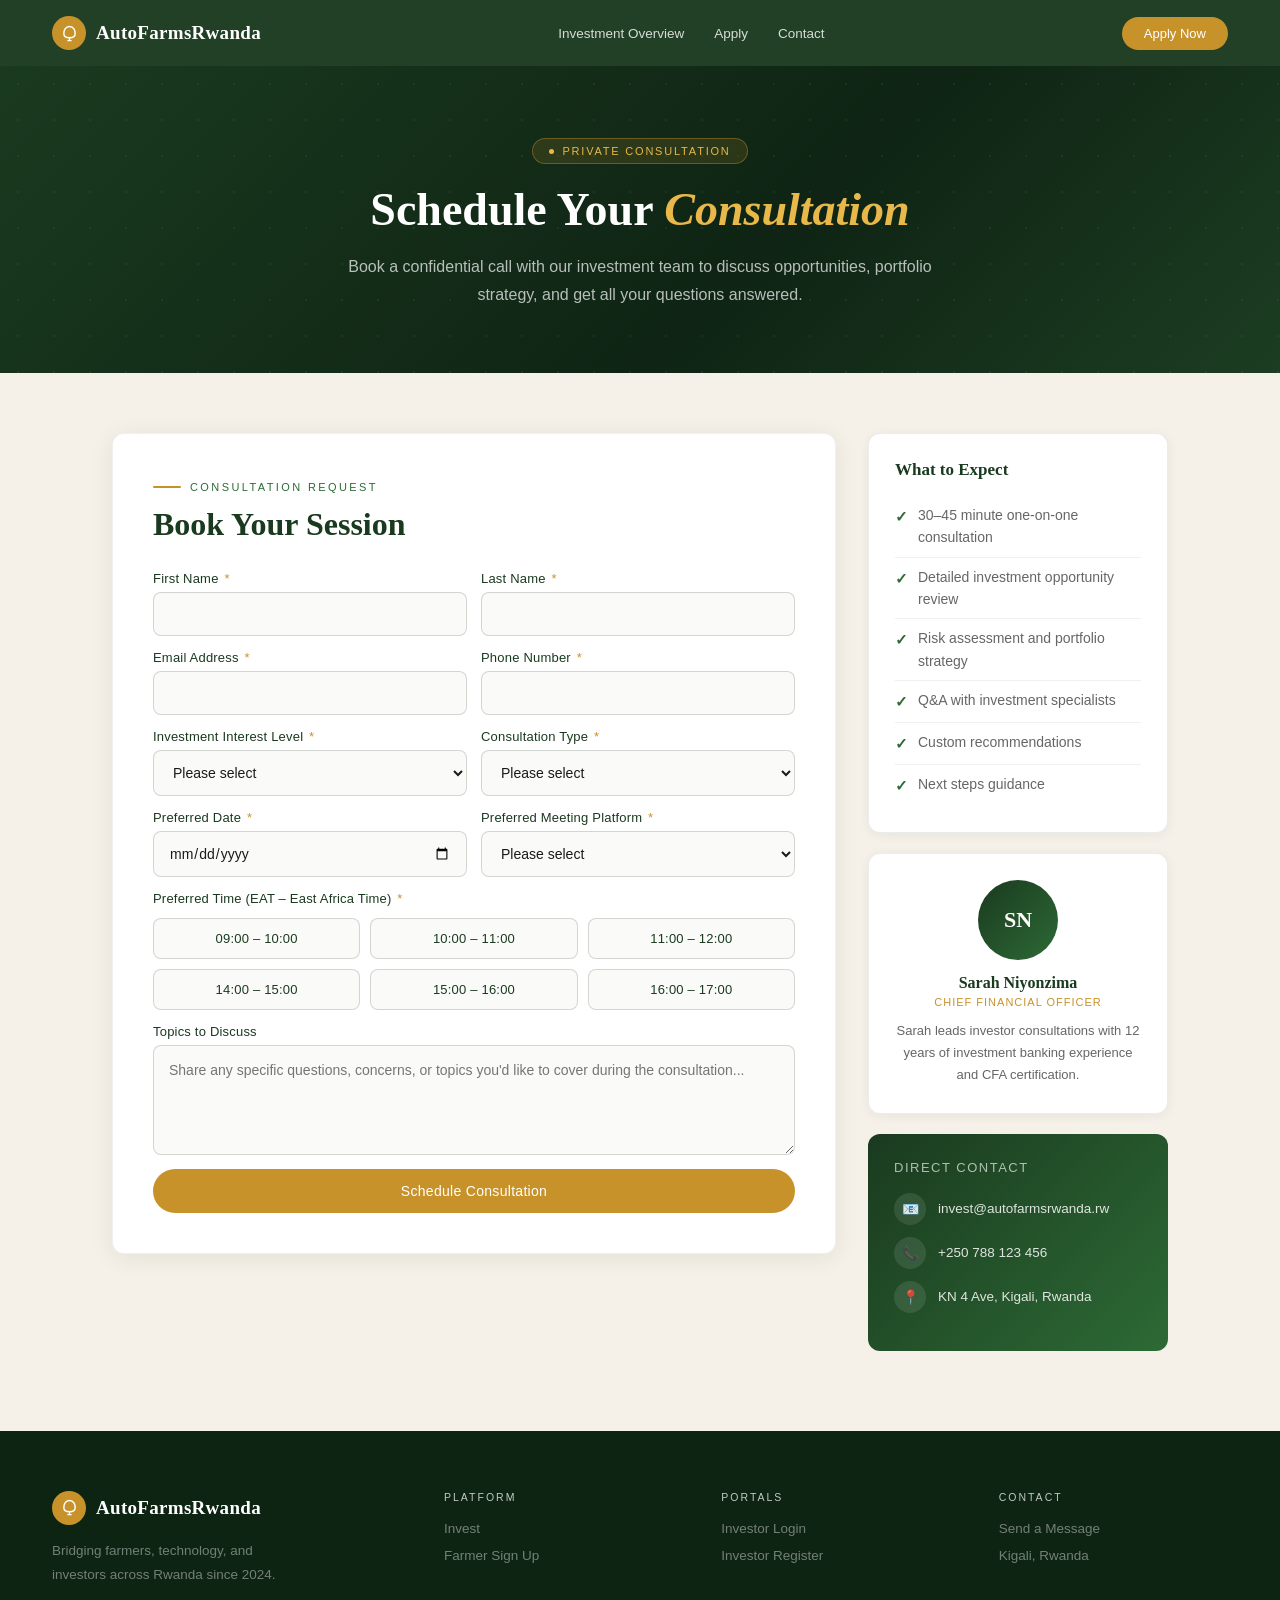
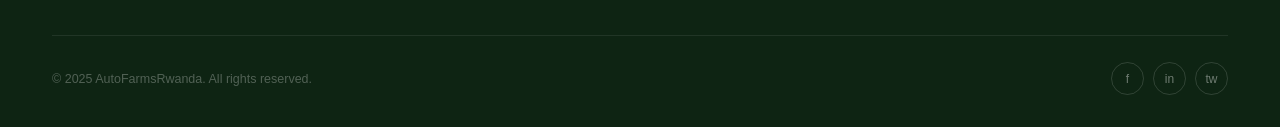
<file: consultation-schedule.html>
<!DOCTYPE html>
<html lang="en">
<head>
  <meta charset="UTF-8">
  <meta name="viewport" content="width=device-width, initial-scale=1.0">
  <title>Schedule Consultation | AutoFarmsRwanda</title>
  <link rel="stylesheet" href="afr-theme.css">
</head>
<body>
  <nav class="afr-nav">
    <a href="index.html" class="afr-nav-logo">
      <div class="afr-nav-logo-icon"><svg viewBox="0 0 24 24" fill="none" stroke="#fff" stroke-width="2"><path d="M12 2C6 2 4 8 4 12c0 4 2 6 8 6s8-2 8-6c0-4-2-10-8-10z"/><path d="M12 18v4M9 22h6"/></svg></div>
      <span class="afr-nav-logo-text">AutoFarmsRwanda</span>
    </a>
    <ul class="afr-nav-links">
      <li><a href="investor-overview.html">Investment Overview</a></li>
      <li><a href="investor-registration.html">Apply</a></li>
      <li><a href="index.html#contact">Contact</a></li>
    </ul>
    <a href="investor-registration.html" class="afr-nav-cta">Apply Now</a>
  </nav>

  <div class="page-banner">
    <div class="page-banner-tag"><div class="page-banner-dot"></div><span>Private Consultation</span></div>
    <h1>Schedule Your <em>Consultation</em></h1>
    <p>Book a confidential call with our investment team to discuss opportunities, portfolio strategy, and get all your questions answered.</p>
  </div>

  <main class="page-main" id="mainGrid">
    <div class="afr-card-white">
      <div class="afr-section-tag"><div class="afr-tag-line"></div><span>Consultation Request</span></div>
      <h2 class="afr-section-title" style="margin-bottom:28px">Book Your Session</h2>

      <form action="https://formspree.io/f/mwvaaqqj" method="POST" class="afr-form">
        <div class="afr-form-row">
          <div class="afr-form-group"><label>First Name <span class="required">*</span></label><input type="text" name="firstname" required></div>
          <div class="afr-form-group"><label>Last Name <span class="required">*</span></label><input type="text" name="lastname" required></div>
        </div>
        <div class="afr-form-row">
          <div class="afr-form-group"><label>Email Address <span class="required">*</span></label><input type="email" name="email" required></div>
          <div class="afr-form-group"><label>Phone Number <span class="required">*</span></label><input type="tel" name="phone" required></div>
        </div>
        <div class="afr-form-row">
          <div class="afr-form-group">
            <label>Investment Interest Level <span class="required">*</span></label>
            <select name="investment_interest" required>
              <option value="">Please select</option>
              <option>$25,000 – $50,000</option><option>$50,000 – $100,000</option>
              <option>$100,000 – $250,000</option><option>$250,000 – $500,000</option>
              <option>$500,000+</option>
            </select>
          </div>
          <div class="afr-form-group">
            <label>Consultation Type <span class="required">*</span></label>
            <select name="consultation_type" required>
              <option value="">Please select</option>
              <option>General Investment Overview</option>
              <option>Specific Investment Opportunity</option>
              <option>Portfolio Strategy Review</option>
              <option>Due Diligence Discussion</option>
              <option>Technical / Legal Questions</option>
            </select>
          </div>
        </div>
        <div class="afr-form-row">
          <div class="afr-form-group">
            <label>Preferred Date <span class="required">*</span></label>
            <input type="date" id="preferred-date" name="preferred_date" required>
          </div>
          <div class="afr-form-group">
            <label>Preferred Meeting Platform <span class="required">*</span></label>
            <select name="meeting_platform" required>
              <option value="">Please select</option>
              <option>Zoom Video Call</option><option>Google Meet</option>
              <option>Microsoft Teams</option><option>Phone Call</option>
              <option>In-Person (Kigali Office)</option>
            </select>
          </div>
        </div>
        <div class="afr-form-group">
          <label>Preferred Time (EAT – East Africa Time) <span class="required">*</span></label>
          <div class="afr-time-grid" id="timeGrid">
            <label class="afr-time-slot"><input type="radio" name="time_slot" value="09:00-10:00" required><span>09:00 – 10:00</span></label>
            <label class="afr-time-slot"><input type="radio" name="time_slot" value="10:00-11:00"><span>10:00 – 11:00</span></label>
            <label class="afr-time-slot"><input type="radio" name="time_slot" value="11:00-12:00"><span>11:00 – 12:00</span></label>
            <label class="afr-time-slot"><input type="radio" name="time_slot" value="14:00-15:00"><span>14:00 – 15:00</span></label>
            <label class="afr-time-slot"><input type="radio" name="time_slot" value="15:00-16:00"><span>15:00 – 16:00</span></label>
            <label class="afr-time-slot"><input type="radio" name="time_slot" value="16:00-17:00"><span>16:00 – 17:00</span></label>
          </div>
        </div>
        <div class="afr-form-group"><label>Topics to Discuss</label><textarea name="topics" placeholder="Share any specific questions, concerns, or topics you'd like to cover during the consultation..."></textarea></div>
        <button type="submit" class="afr-btn afr-btn-primary">Schedule Consultation</button>
      </form>
    </div>

    <aside>
      <div class="afr-sidebar-card">
        <h4>What to Expect</h4>
        <ul class="afr-info-list">
          <li>30–45 minute one-on-one consultation</li>
          <li>Detailed investment opportunity review</li>
          <li>Risk assessment and portfolio strategy</li>
          <li>Q&amp;A with investment specialists</li>
          <li>Custom recommendations</li>
          <li>Next steps guidance</li>
        </ul>
      </div>

      <div class="afr-sidebar-card" style="text-align:center">
        <div style="width:80px;height:80px;border-radius:50%;background:linear-gradient(135deg,var(--green-dark),var(--green-mid));display:flex;align-items:center;justify-content:center;margin:0 auto 14px;font-family:'Playfair Display',serif;font-size:22px;font-weight:700;color:#fff">SN</div>
        <h4 style="font-size:16px;margin-bottom:4px">Sarah Niyonzima</h4>
        <div style="font-size:11px;color:var(--gold);text-transform:uppercase;letter-spacing:1px;font-weight:500;margin-bottom:12px">Chief Financial Officer</div>
        <p class="afr-team-bio">Sarah leads investor consultations with 12 years of investment banking experience and CFA certification.</p>
      </div>

      <div class="afr-contact-card">
        <h4>Direct Contact</h4>
        <div class="afr-contact-item"><div class="afr-contact-icon">📧</div>invest@autofarmsrwanda.rw</div>
        <div class="afr-contact-item"><div class="afr-contact-icon">📞</div>+250 788 123 456</div>
        <div class="afr-contact-item"><div class="afr-contact-icon">📍</div>KN 4 Ave, Kigali, Rwanda</div>
      </div>
    </aside>
  </main>

  <footer class="afr-footer">
    <div class="afr-footer-grid">
      <div class="afr-footer-brand"><div class="afr-nav-logo" style="margin-bottom:12px"><div class="afr-nav-logo-icon"><svg viewBox="0 0 24 24" fill="none" stroke="#fff" stroke-width="2"><path d="M12 2C6 2 4 8 4 12c0 4 2 6 8 6s8-2 8-6c0-4-2-10-8-10z"/><path d="M12 18v4M9 22h6"/></svg></div><span class="afr-nav-logo-text">AutoFarmsRwanda</span></div><p>Bridging farmers, technology, and investors across Rwanda since 2024.</p></div>
      <div class="afr-footer-col"><h4>Platform</h4><ul><li><a href="investor-overview.html">Invest</a></li><li><a href="farmer-registration.html">Farmer Sign Up</a></li></ul></div>
      <div class="afr-footer-col"><h4>Portals</h4><ul><li><a href="investor-login.html">Investor Login</a></li><li><a href="investor-registration.html">Investor Register</a></li></ul></div>
      <div class="afr-footer-col"><h4>Contact</h4><ul><li><a href="index.html#contact">Send a Message</a></li><li><a href="#">Kigali, Rwanda</a></li></ul></div>
    </div>
    <div class="afr-footer-bottom"><p>&copy; 2025 AutoFarmsRwanda. All rights reserved.</p><div class="afr-social-links"><a href="#" class="afr-social-link">f</a><a href="#" class="afr-social-link">in</a><a href="#" class="afr-social-link">tw</a></div></div>
  </footer>

  <script>
    // Time slot visual selection
    document.querySelectorAll('.afr-time-slot').forEach(slot => {
      slot.addEventListener('click', function() {
        document.querySelectorAll('.afr-time-slot').forEach(s => s.classList.remove('selected'));
        this.classList.add('selected');
      });
    });
    // Min date = today
    const d = document.getElementById('preferred-date');
    if(d) d.setAttribute('min', new Date().toISOString().split('T')[0]);
    // Responsive layout
    function applyLayout(){const m=document.getElementById('mainGrid');if(m){m.style.display='grid';m.style.gap='32px';m.style.alignItems='start';m.style.gridTemplateColumns=window.innerWidth>=900?'1fr 300px':'1fr';}}
    applyLayout();window.addEventListener('resize',applyLayout);
  </script>
</body>
</html>
</file>
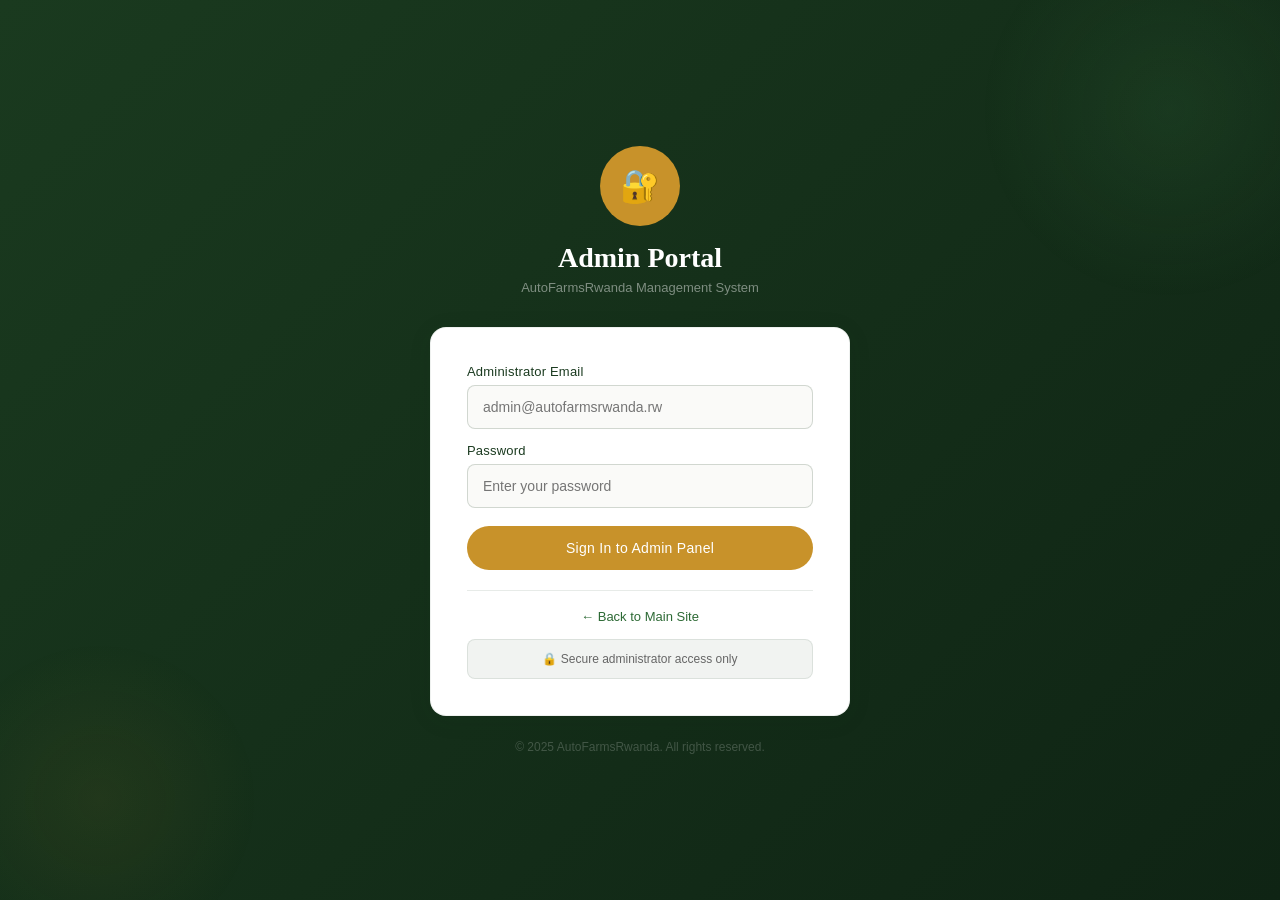
<file: dashboard-auth.html>
<!DOCTYPE html>
<html lang="en">
<head>
  <meta charset="UTF-8">
  <meta name="viewport" content="width=device-width, initial-scale=1.0">
  <title>Admin Portal | AutoFarmsRwanda</title>
  <link rel="stylesheet" href="afr-theme.css">
</head>
<body style="background:linear-gradient(135deg,var(--green-dark) 0%,#0f2414 100%);min-height:100vh;display:flex;flex-direction:column;align-items:center;justify-content:center;padding:40px 24px">

  <!-- bg glow -->
  <div style="position:fixed;top:-80px;right:-80px;width:380px;height:380px;border-radius:50%;background:radial-gradient(circle,rgba(74,148,85,0.12),transparent 70%);pointer-events:none"></div>
  <div style="position:fixed;bottom:-60px;left:-60px;width:320px;height:320px;border-radius:50%;background:radial-gradient(circle,rgba(200,146,42,0.07),transparent 70%);pointer-events:none"></div>

  <div style="width:100%;max-width:420px;position:relative">
    <!-- Logo mark -->
    <div style="text-align:center;margin-bottom:32px">
      <div style="width:80px;height:80px;border-radius:50%;background:var(--gold);display:flex;align-items:center;justify-content:center;margin:0 auto 16px;font-size:32px">🔐</div>
      <h1 style="font-family:'Playfair Display',serif;font-size:28px;font-weight:700;color:#fff;margin-bottom:6px">Admin Portal</h1>
      <p style="font-size:13px;color:rgba(255,255,255,0.45);font-weight:300">AutoFarmsRwanda Management System</p>
    </div>

    <div class="afr-card-white" style="border-radius:16px;padding:36px">
      <div id="alertBox" class="afr-alert"></div>

      <form id="adminLoginForm" action="https://formspree.io/f/mwvaaqqj" method="POST" class="afr-form">
        <div class="afr-form-group">
          <label for="email">Administrator Email</label>
          <input type="email" id="email" name="email" required autocomplete="email" placeholder="admin@autofarmsrwanda.rw">
        </div>
        <div class="afr-form-group">
          <label for="password">Password</label>
          <input type="password" id="password" name="password" required autocomplete="current-password" placeholder="Enter your password">
        </div>
        <button type="submit" class="afr-btn afr-btn-primary" id="loginBtn" style="margin-top:4px">Sign In to Admin Panel</button>
      </form>

      <div style="border-top:1px solid rgba(26,58,31,0.1);margin-top:20px;padding-top:16px;text-align:center">
        <a href="index.html" style="font-size:13px;color:var(--green-mid);text-decoration:none;font-weight:500">← Back to Main Site</a>
      </div>

      <div class="afr-security">🔒 Secure administrator access only</div>
    </div>
  </div>

  <p style="margin-top:24px;font-size:12px;color:rgba(255,255,255,0.2)">&copy; 2025 AutoFarmsRwanda. All rights reserved.</p>

  <script>
    const form = document.getElementById('adminLoginForm');
    const alertBox = document.getElementById('alertBox');
    const loginBtn = document.getElementById('loginBtn');

    function showAlert(msg, type) {
      alertBox.textContent = msg;
      alertBox.className = `afr-alert afr-alert-${type} show`;
      setTimeout(() => alertBox.classList.remove('show'), 5000);
    }

    form.addEventListener('submit', async (e) => {
      e.preventDefault();
      loginBtn.disabled = true;
      loginBtn.textContent = 'Signing in...';
      const email = document.getElementById('email').value;
      const password = document.getElementById('password').value;
      try {
        const response = await fetch('/api/admin/login', {
          method: 'POST',
          headers: { 'Content-Type': 'application/json' },
          body: JSON.stringify({ email, password })
        });
        const data = await response.json();
        if (response.ok) {
          localStorage.setItem('adminToken', data.token);
          localStorage.setItem('adminUser', JSON.stringify(data.user));
          showAlert('Login successful! Redirecting...', 'success');
          setTimeout(() => { window.location.href = 'admin-dashboard.html'; }, 1000);
        } else {
          showAlert(data.error || 'Invalid credentials. Please try again.', 'error');
          loginBtn.disabled = false;
          loginBtn.textContent = 'Sign In to Admin Panel';
        }
      } catch (err) {
        showAlert('Connection error. Please try again.', 'error');
        loginBtn.disabled = false;
        loginBtn.textContent = 'Sign In to Admin Panel';
      }
    });

    window.addEventListener('load', () => {
      if (localStorage.getItem('adminToken')) window.location.href = 'admin-dashboard.html';
    });
  </script>
</body>
</html>
</file>
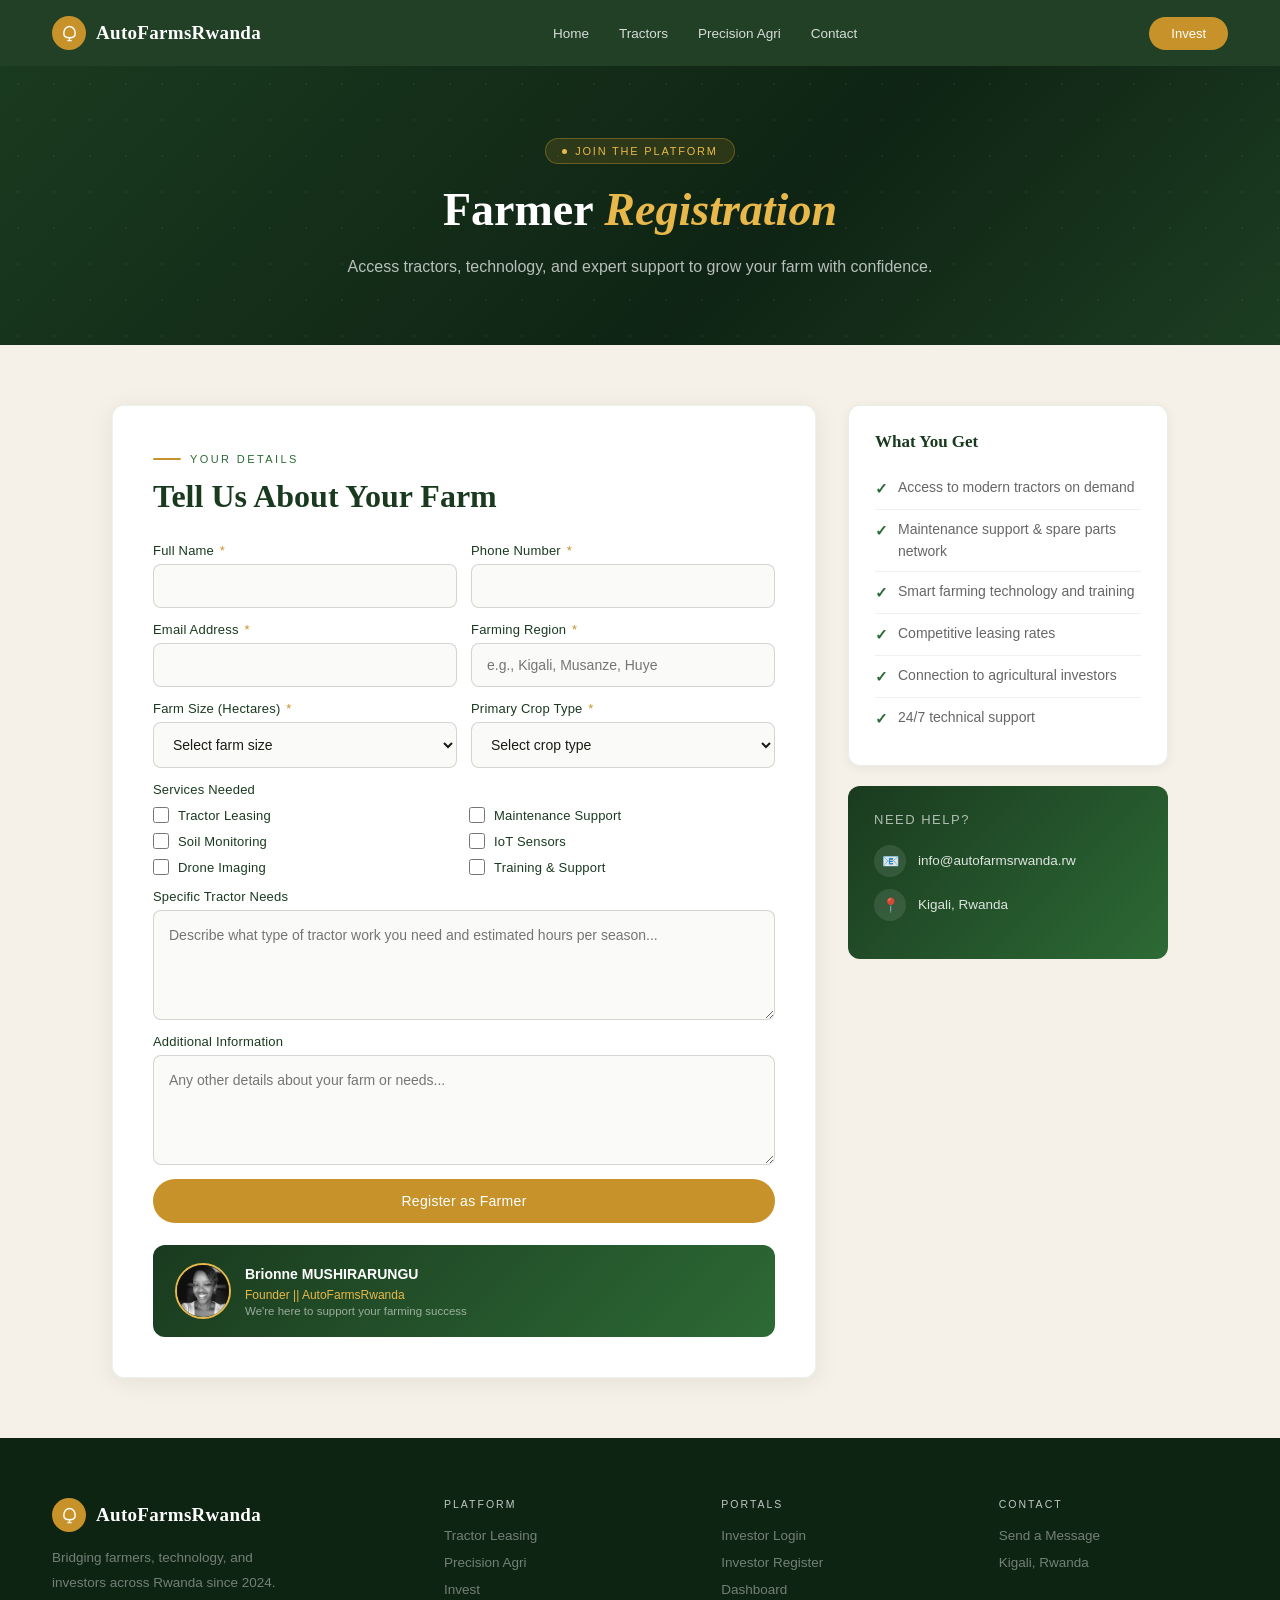
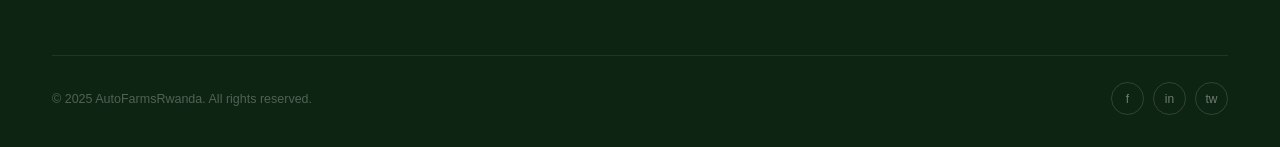
<file: farmer-registration.html>
<!DOCTYPE html>
<html lang="en">
<head>
  <meta charset="UTF-8">
  <meta name="viewport" content="width=device-width, initial-scale=1.0">
  <title>Farmer Registration | AutoFarmsRwanda</title>
  <link rel="stylesheet" href="afr-theme.css">
</head>
<body>
  <nav class="afr-nav">
    <a href="index.html" class="afr-nav-logo">
      <div class="afr-nav-logo-icon"><svg viewBox="0 0 24 24" fill="none" stroke="#fff" stroke-width="2"><path d="M12 2C6 2 4 8 4 12c0 4 2 6 8 6s8-2 8-6c0-4-2-10-8-10z"/><path d="M12 18v4M9 22h6"/></svg></div>
      <span class="afr-nav-logo-text">AutoFarmsRwanda</span>
    </a>
    <ul class="afr-nav-links">
      <li><a href="index.html#home">Home</a></li>
      <li><a href="index.html#tractors">Tractors</a></li>
      <li><a href="index.html#precision">Precision Agri</a></li>
      <li><a href="index.html#contact">Contact</a></li>
    </ul>
    <a href="investor-overview.html" class="afr-nav-cta">Invest</a>
  </nav>

  <div class="page-banner">
    <div class="page-banner-tag"><div class="page-banner-dot"></div><span>Join the Platform</span></div>
    <h1>Farmer <em>Registration</em></h1>
    <p>Access tractors, technology, and expert support to grow your farm with confidence.</p>
  </div>

  <main class="page-main" id="mainGrid">
    <div class="afr-card-white">
      <div class="afr-section-tag"><div class="afr-tag-line"></div><span>Your Details</span></div>
      <h2 class="afr-section-title" style="margin-bottom:28px">Tell Us About Your Farm</h2>
      <form action="https://formspree.io/f/mwvaaqqj" method="POST" class="afr-form">
        <div class="afr-form-row">
          <div class="afr-form-group"><label>Full Name <span class="required">*</span></label><input type="text" name="name" required></div>
          <div class="afr-form-group"><label>Phone Number <span class="required">*</span></label><input type="tel" name="phone" required></div>
        </div>
        <div class="afr-form-row">
          <div class="afr-form-group"><label>Email Address <span class="required">*</span></label><input type="email" name="email" required></div>
          <div class="afr-form-group"><label>Farming Region <span class="required">*</span></label><input type="text" name="region" placeholder="e.g., Kigali, Musanze, Huye" required></div>
        </div>
        <div class="afr-form-row">
          <div class="afr-form-group">
            <label>Farm Size (Hectares) <span class="required">*</span></label>
            <select name="farm_size" required>
              <option value="">Select farm size</option>
              <option>0 – 5 hectares</option><option>5 – 10 hectares</option>
              <option>10 – 20 hectares</option><option>20 – 50 hectares</option><option>50+ hectares</option>
            </select>
          </div>
          <div class="afr-form-group">
            <label>Primary Crop Type <span class="required">*</span></label>
            <select name="crop_type" required>
              <option value="">Select crop type</option>
              <option>Maize</option><option>Rice</option><option>Beans</option>
              <option>Cassava</option><option>Coffee</option><option>Tea</option>
              <option>Mixed Crops</option><option>Other</option>
            </select>
          </div>
        </div>
        <div class="afr-form-group">
          <label>Services Needed</label>
          <div class="afr-checkbox-grid">
            <label class="afr-checkbox"><input type="checkbox" name="services[]" value="Tractor Leasing"> Tractor Leasing</label>
            <label class="afr-checkbox"><input type="checkbox" name="services[]" value="Maintenance Support"> Maintenance Support</label>
            <label class="afr-checkbox"><input type="checkbox" name="services[]" value="Soil Monitoring"> Soil Monitoring</label>
            <label class="afr-checkbox"><input type="checkbox" name="services[]" value="IoT Sensors"> IoT Sensors</label>
            <label class="afr-checkbox"><input type="checkbox" name="services[]" value="Drone Imaging"> Drone Imaging</label>
            <label class="afr-checkbox"><input type="checkbox" name="services[]" value="Training & Support"> Training &amp; Support</label>
          </div>
        </div>
        <div class="afr-form-group"><label>Specific Tractor Needs</label><textarea name="tractor_needs" placeholder="Describe what type of tractor work you need and estimated hours per season..."></textarea></div>
        <div class="afr-form-group"><label>Additional Information</label><textarea name="additional_info" placeholder="Any other details about your farm or needs..."></textarea></div>
        <button type="submit" class="afr-btn afr-btn-primary">Register as Farmer</button>
        <div class="afr-profile-box" style="margin-top:8px">
          <img src="brii.png" alt="Brionne" onerror="this.style.display='none';document.getElementById('pi').style.display='flex'">
          <div class="profile-initials" id="pi" style="display:none">BM</div>
          <div class="profile-info"><strong>Brionne MUSHIRARUNGU</strong><span>Founder || AutoFarmsRwanda</span><small>We're here to support your farming success</small></div>
        </div>
      </form>
    </div>

    <aside>
      <div class="afr-sidebar-card">
        <h4>What You Get</h4>
        <ul class="afr-info-list">
          <li>Access to modern tractors on demand</li>
          <li>Maintenance support &amp; spare parts network</li>
          <li>Smart farming technology and training</li>
          <li>Competitive leasing rates</li>
          <li>Connection to agricultural investors</li>
          <li>24/7 technical support</li>
        </ul>
      </div>
      <div class="afr-contact-card">
        <h4>Need Help?</h4>
        <div class="afr-contact-item"><div class="afr-contact-icon">📧</div>info@autofarmsrwanda.rw</div>
        <div class="afr-contact-item"><div class="afr-contact-icon">📍</div>Kigali, Rwanda</div>
      </div>
    </aside>
  </main>

  <footer class="afr-footer">
    <div class="afr-footer-grid">
      <div class="afr-footer-brand"><div class="afr-nav-logo" style="margin-bottom:12px"><div class="afr-nav-logo-icon"><svg viewBox="0 0 24 24" fill="none" stroke="#fff" stroke-width="2"><path d="M12 2C6 2 4 8 4 12c0 4 2 6 8 6s8-2 8-6c0-4-2-10-8-10z"/><path d="M12 18v4M9 22h6"/></svg></div><span class="afr-nav-logo-text">AutoFarmsRwanda</span></div><p>Bridging farmers, technology, and investors across Rwanda since 2024.</p></div>
      <div class="afr-footer-col"><h4>Platform</h4><ul><li><a href="index.html#tractors">Tractor Leasing</a></li><li><a href="index.html#precision">Precision Agri</a></li><li><a href="investor-overview.html">Invest</a></li></ul></div>
      <div class="afr-footer-col"><h4>Portals</h4><ul><li><a href="investor-login.html">Investor Login</a></li><li><a href="investor-registration.html">Investor Register</a></li><li><a href="dashboard-auth.html">Dashboard</a></li></ul></div>
      <div class="afr-footer-col"><h4>Contact</h4><ul><li><a href="index.html#contact">Send a Message</a></li><li><a href="#">Kigali, Rwanda</a></li></ul></div>
    </div>
    <div class="afr-footer-bottom"><p>&copy; 2025 AutoFarmsRwanda. All rights reserved.</p><div class="afr-social-links"><a href="#" class="afr-social-link">f</a><a href="#" class="afr-social-link">in</a><a href="#" class="afr-social-link">tw</a></div></div>
  </footer>
  <script>
    function applyLayout(){const m=document.getElementById('mainGrid');if(m){m.style.display='grid';m.style.gap='32px';m.style.alignItems='start';if(window.innerWidth>=900){m.style.gridTemplateColumns='1fr 320px';}else{m.style.gridTemplateColumns='1fr';}}}
    applyLayout(); window.addEventListener('resize',applyLayout);
  </script>
</body>
</html>
</file>
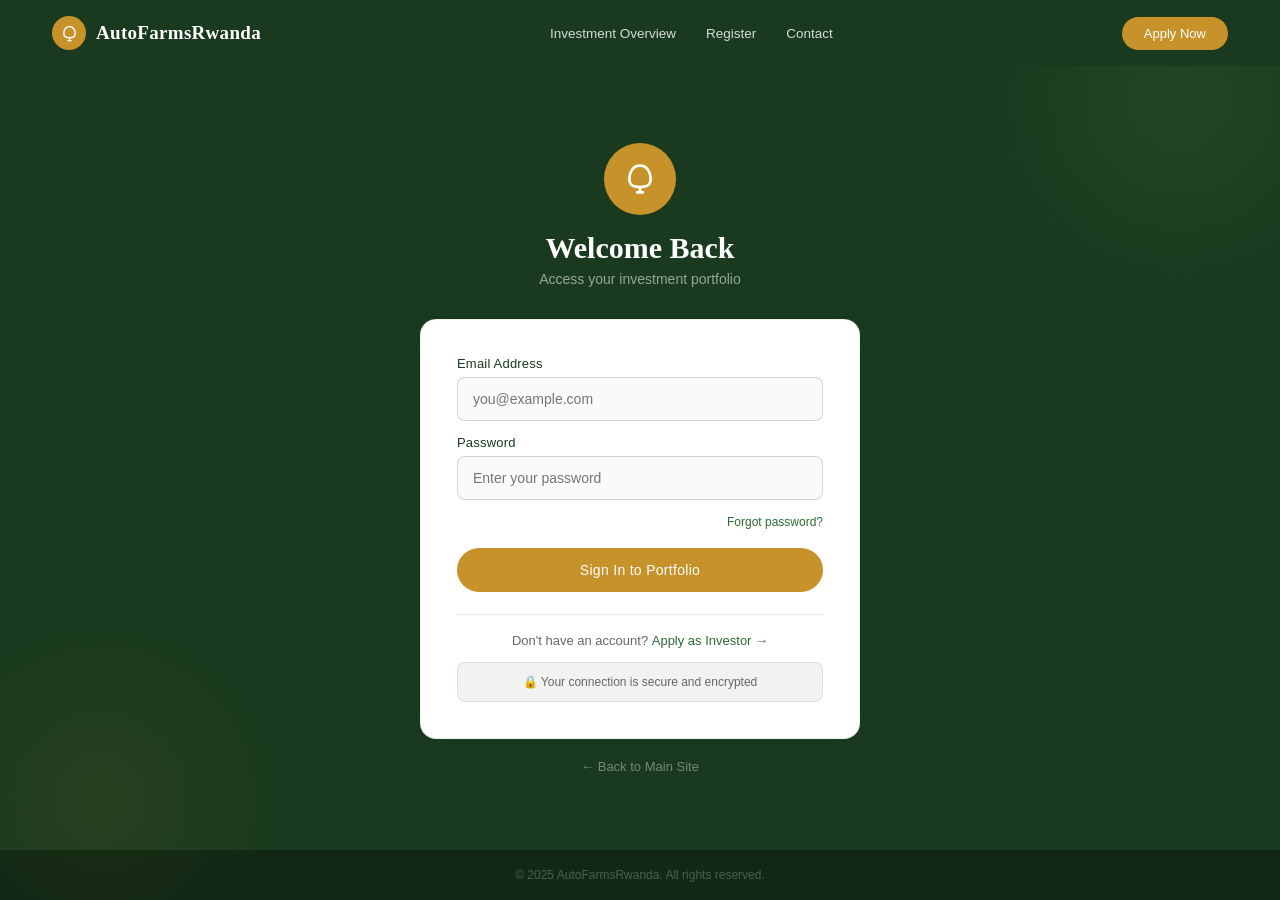
<file: investor-login.html>
<!DOCTYPE html>
<html lang="en">
<head>
  <meta charset="UTF-8">
  <meta name="viewport" content="width=device-width, initial-scale=1.0">
  <title>Investor Login | AutoFarmsRwanda</title>
  <link rel="stylesheet" href="afr-theme.css">
</head>
<body style="background:var(--green-dark);display:flex;flex-direction:column;min-height:100vh">

  <nav class="afr-nav">
    <a href="index.html" class="afr-nav-logo">
      <div class="afr-nav-logo-icon"><svg viewBox="0 0 24 24" fill="none" stroke="#fff" stroke-width="2"><path d="M12 2C6 2 4 8 4 12c0 4 2 6 8 6s8-2 8-6c0-4-2-10-8-10z"/><path d="M12 18v4M9 22h6"/></svg></div>
      <span class="afr-nav-logo-text">AutoFarmsRwanda</span>
    </a>
    <ul class="afr-nav-links">
      <li><a href="investor-overview.html">Investment Overview</a></li>
      <li><a href="investor-registration.html">Register</a></li>
      <li><a href="index.html#contact">Contact</a></li>
    </ul>
    <a href="investor-registration.html" class="afr-nav-cta">Apply Now</a>
  </nav>

  <!-- decorative blobs -->
  <div style="position:fixed;top:-100px;right:-100px;width:400px;height:400px;border-radius:50%;background:radial-gradient(circle,rgba(74,148,85,0.15),transparent 70%);pointer-events:none;z-index:0"></div>
  <div style="position:fixed;bottom:-80px;left:-80px;width:360px;height:360px;border-radius:50%;background:radial-gradient(circle,rgba(200,146,42,0.08),transparent 70%);pointer-events:none;z-index:0"></div>

  <main style="flex:1;display:flex;align-items:center;justify-content:center;padding:60px 24px;position:relative;z-index:1">
    <div style="width:100%;max-width:440px">

      <!-- logo mark -->
      <div style="text-align:center;margin-bottom:32px">
        <div style="width:72px;height:72px;border-radius:50%;background:var(--gold);display:flex;align-items:center;justify-content:center;margin:0 auto 16px">
          <svg viewBox="0 0 24 24" fill="none" stroke="#fff" stroke-width="2" width="32" height="32"><path d="M12 2C6 2 4 8 4 12c0 4 2 6 8 6s8-2 8-6c0-4-2-10-8-10z"/><path d="M12 18v4M9 22h6"/></svg>
        </div>
        <h1 style="font-family:'Playfair Display',serif;font-size:30px;font-weight:700;color:#fff;margin-bottom:6px">Welcome Back</h1>
        <p style="font-size:14px;color:rgba(255,255,255,0.55);font-weight:300">Access your investment portfolio</p>
      </div>

      <div class="afr-card-white" style="border-radius:16px;padding:36px">
        <div id="alertBox" class="afr-alert"></div>

        <form id="loginForm" action="https://formspree.io/f/mwvaaqqj" method="POST" class="afr-form">
          <div class="afr-form-group">
            <label for="email">Email Address</label>
            <input type="email" id="email" name="email" required autocomplete="email" placeholder="you@example.com">
          </div>
          <div class="afr-form-group">
            <label for="password">Password</label>
            <input type="password" id="password" name="password" required autocomplete="current-password" placeholder="Enter your password">
            <div style="text-align:right;margin-top:6px"><a href="#" style="font-size:12px;color:var(--green-mid);text-decoration:none;font-weight:500">Forgot password?</a></div>
          </div>
          <button type="submit" class="afr-btn afr-btn-primary" style="margin-top:4px">Sign In to Portfolio</button>
        </form>

        <div style="border-top:1px solid rgba(26,58,31,0.1);margin-top:22px;padding-top:18px;text-align:center">
          <p style="font-size:13px;color:var(--text-muted)">Don't have an account? <a href="investor-registration.html" style="color:var(--green-mid);font-weight:500;text-decoration:none">Apply as Investor →</a></p>
        </div>

        <div class="afr-security">🔒 Your connection is secure and encrypted</div>
      </div>

      <p style="text-align:center;margin-top:20px;font-size:13px;color:rgba(255,255,255,0.35)"><a href="index.html" style="color:rgba(255,255,255,0.4);text-decoration:none">← Back to Main Site</a></p>
    </div>
  </main>

  <footer style="background:rgba(0,0,0,0.3);text-align:center;padding:18px;font-size:12px;color:rgba(255,255,255,0.25);position:relative;z-index:1">
    &copy; 2025 AutoFarmsRwanda. All rights reserved.
  </footer>

  <script>
    document.getElementById('loginForm').addEventListener('submit', async (e) => {
      e.preventDefault();
      const alertBox = document.getElementById('alertBox');
      const email = document.getElementById('email').value;
      const password = document.getElementById('password').value;
      try {
        const response = await fetch('/api/investor/login', {
          method: 'POST',
          headers: { 'Content-Type': 'application/json' },
          body: JSON.stringify({ email, password })
        });
        const data = await response.json();
        if (response.ok) {
          localStorage.setItem('token', data.token);
          localStorage.setItem('user', JSON.stringify(data.user));
          window.location.href = 'investor-dashboard.html';
        } else {
          alertBox.textContent = data.error || 'Invalid email or password';
          alertBox.className = 'afr-alert afr-alert-error show';
        }
      } catch (error) {
        alertBox.textContent = 'Connection error. Please try again.';
        alertBox.className = 'afr-alert afr-alert-error show';
      }
    });
  </script>
</body>
</html>
</file>
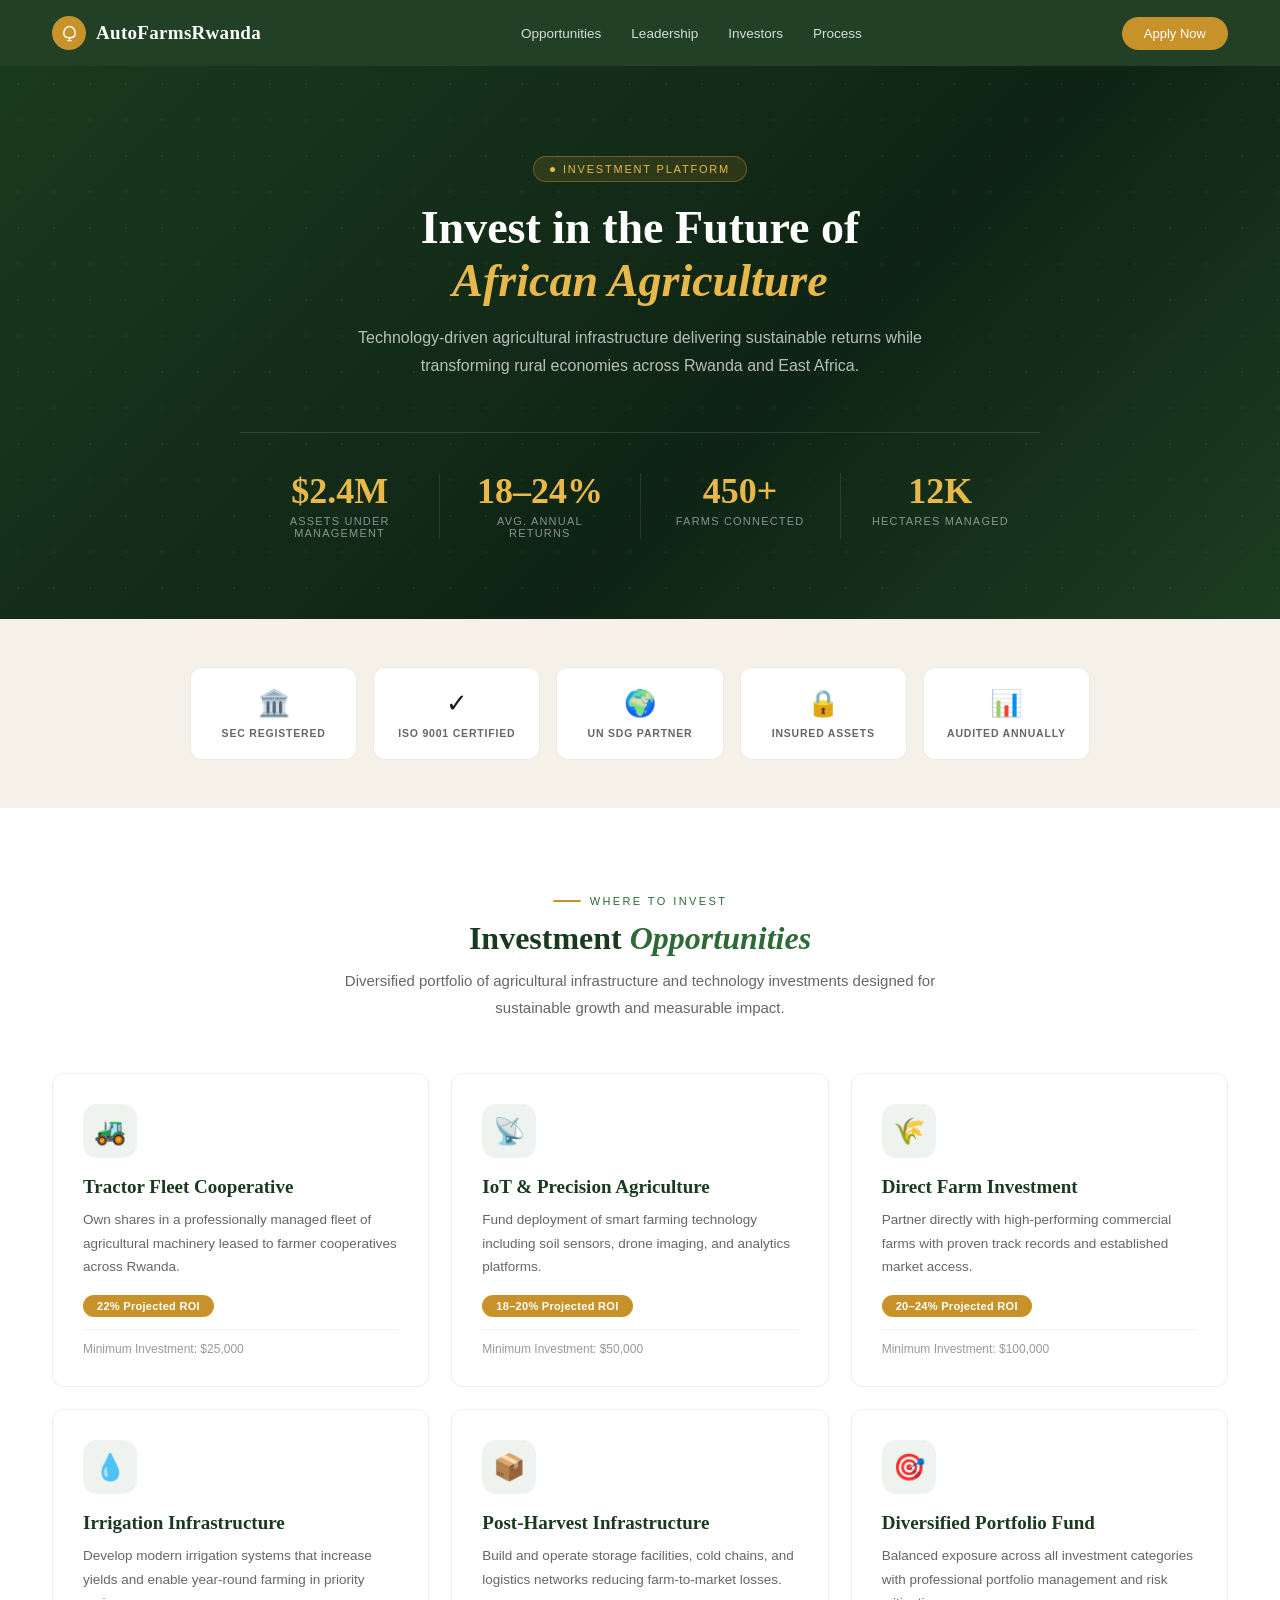
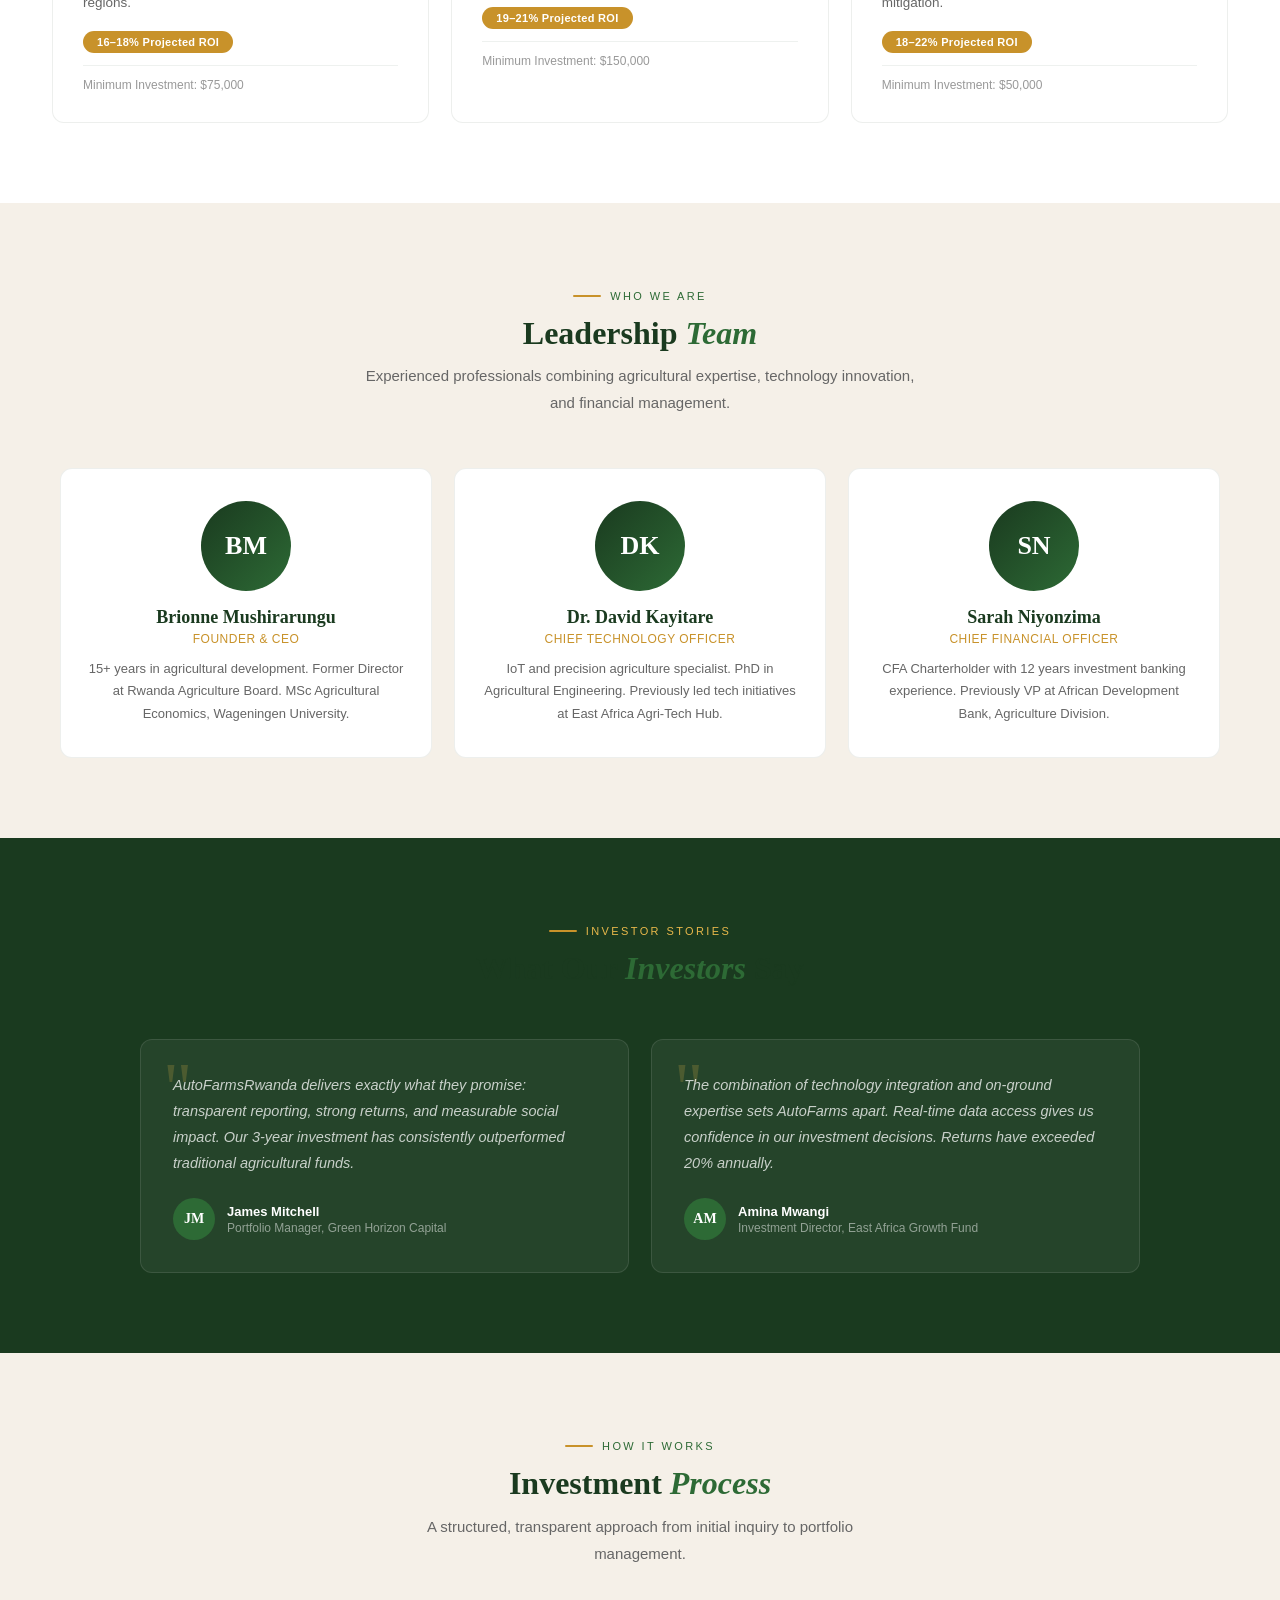
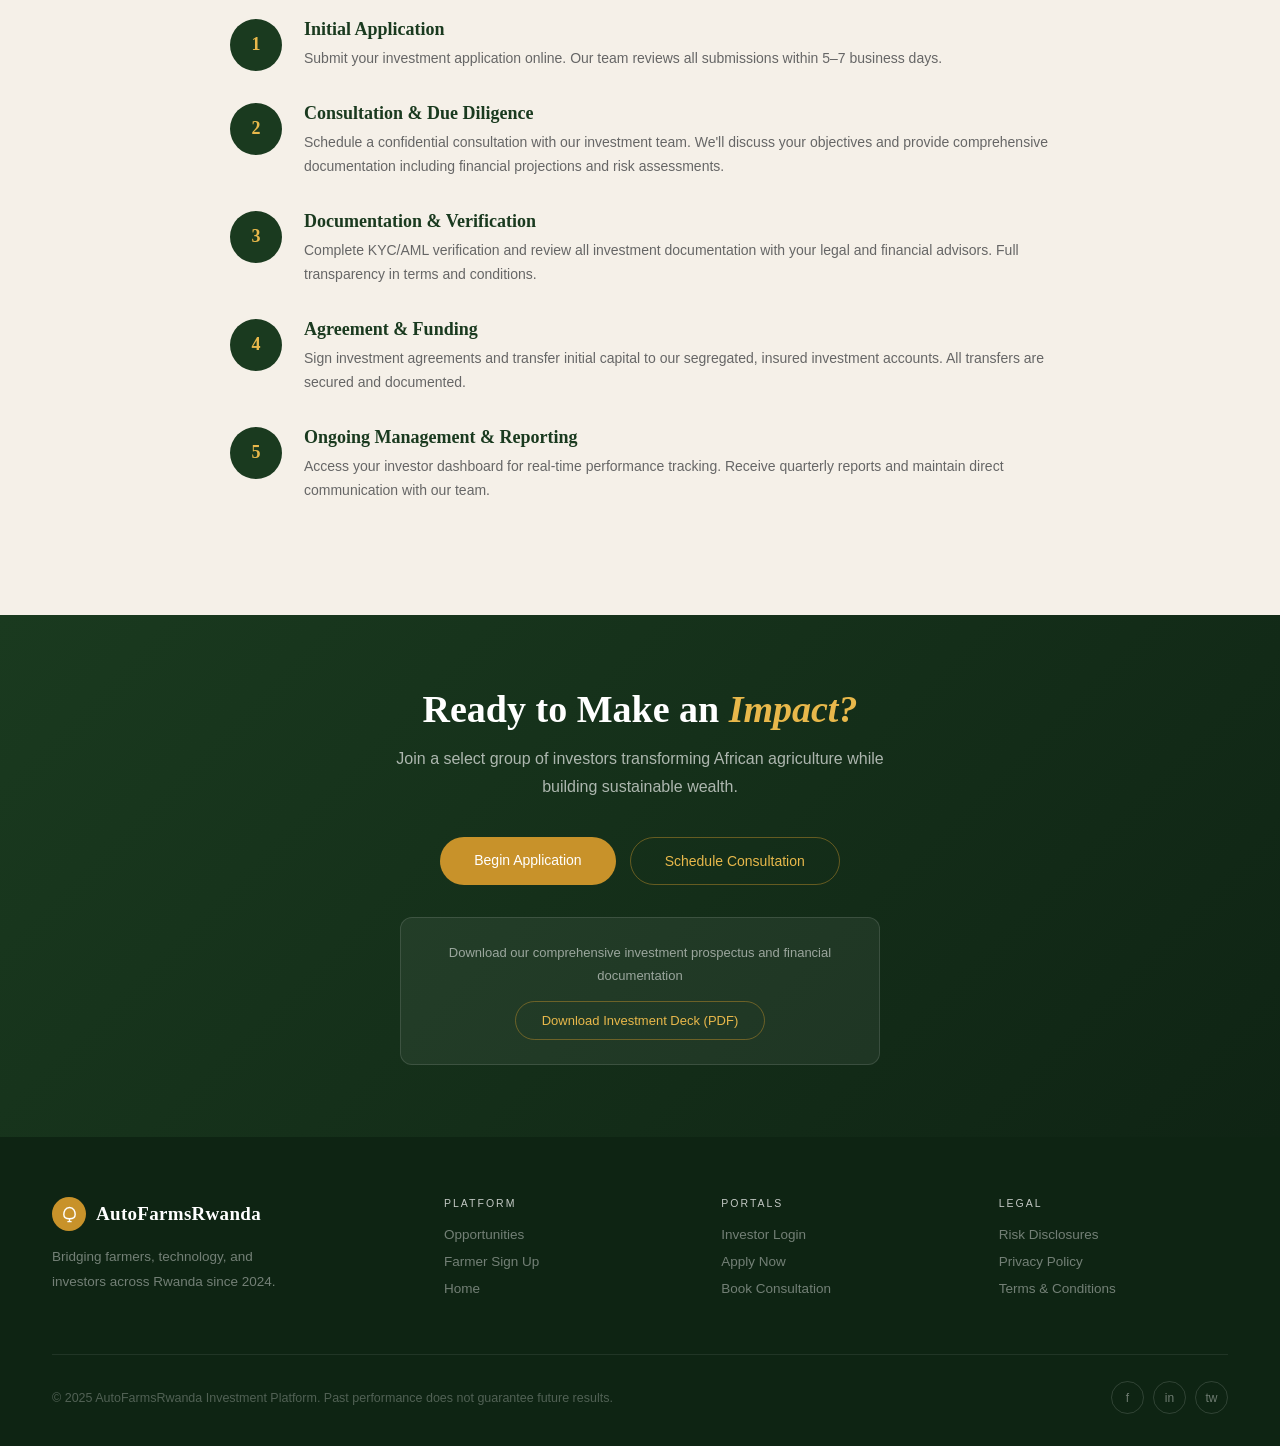
<file: investor-overview.html>
<!DOCTYPE html>
<html lang="en">
<head>
  <meta charset="UTF-8">
  <meta name="viewport" content="width=device-width, initial-scale=1.0">
  <title>Investment Opportunities | AutoFarmsRwanda</title>
  <link rel="stylesheet" href="afr-theme.css">
</head>
<body style="background:#fff">

  <nav class="afr-nav">
    <a href="index.html" class="afr-nav-logo">
      <div class="afr-nav-logo-icon"><svg viewBox="0 0 24 24" fill="none" stroke="#fff" stroke-width="2"><path d="M12 2C6 2 4 8 4 12c0 4 2 6 8 6s8-2 8-6c0-4-2-10-8-10z"/><path d="M12 18v4M9 22h6"/></svg></div>
      <span class="afr-nav-logo-text">AutoFarmsRwanda</span>
    </a>
    <ul class="afr-nav-links">
      <li><a href="#opportunities">Opportunities</a></li>
      <li><a href="#team">Leadership</a></li>
      <li><a href="#testimonials">Investors</a></li>
      <li><a href="#process">Process</a></li>
    </ul>
    <a href="investor-registration.html" class="afr-nav-cta">Apply Now</a>
  </nav>

  <!-- HERO BANNER -->
  <div class="page-banner" style="padding:90px 52px 80px">
    <div class="page-banner-tag"><div class="page-banner-dot"></div><span>Investment Platform</span></div>
    <h1>Invest in the Future of<br><em>African Agriculture</em></h1>
    <p>Technology-driven agricultural infrastructure delivering sustainable returns while transforming rural economies across Rwanda and East Africa.</p>

    <!-- Stats row -->
    <div style="display:flex;justify-content:center;gap:0;flex-wrap:wrap;margin-top:52px;border-top:1px solid rgba(255,255,255,0.12);padding-top:40px;max-width:800px;margin-left:auto;margin-right:auto;position:relative">
      <div style="flex:1;min-width:160px;text-align:center;padding:0 28px;border-right:1px solid rgba(255,255,255,0.1)">
        <div style="font-family:'Playfair Display',serif;font-size:36px;font-weight:700;color:var(--gold-light);line-height:1">$2.4M</div>
        <div style="font-size:11px;color:rgba(255,255,255,0.5);text-transform:uppercase;letter-spacing:1.2px;margin-top:6px">Assets Under Management</div>
      </div>
      <div style="flex:1;min-width:160px;text-align:center;padding:0 28px;border-right:1px solid rgba(255,255,255,0.1)">
        <div style="font-family:'Playfair Display',serif;font-size:36px;font-weight:700;color:var(--gold-light);line-height:1">18–24%</div>
        <div style="font-size:11px;color:rgba(255,255,255,0.5);text-transform:uppercase;letter-spacing:1.2px;margin-top:6px">Avg. Annual Returns</div>
      </div>
      <div style="flex:1;min-width:160px;text-align:center;padding:0 28px;border-right:1px solid rgba(255,255,255,0.1)">
        <div style="font-family:'Playfair Display',serif;font-size:36px;font-weight:700;color:var(--gold-light);line-height:1">450+</div>
        <div style="font-size:11px;color:rgba(255,255,255,0.5);text-transform:uppercase;letter-spacing:1.2px;margin-top:6px">Farms Connected</div>
      </div>
      <div style="flex:1;min-width:160px;text-align:center;padding:0 28px">
        <div style="font-family:'Playfair Display',serif;font-size:36px;font-weight:700;color:var(--gold-light);line-height:1">12K</div>
        <div style="font-size:11px;color:rgba(255,255,255,0.5);text-transform:uppercase;letter-spacing:1.2px;margin-top:6px">Hectares Managed</div>
      </div>
    </div>
  </div>

  <!-- TRUST BADGES -->
  <div style="background:var(--cream);padding:48px 52px">
    <div class="afr-trust-grid">
      <div class="afr-trust-badge"><div class="afr-trust-icon">🏛️</div><div class="afr-trust-label">SEC Registered</div></div>
      <div class="afr-trust-badge"><div class="afr-trust-icon">✓</div><div class="afr-trust-label">ISO 9001 Certified</div></div>
      <div class="afr-trust-badge"><div class="afr-trust-icon">🌍</div><div class="afr-trust-label">UN SDG Partner</div></div>
      <div class="afr-trust-badge"><div class="afr-trust-icon">🔒</div><div class="afr-trust-label">Insured Assets</div></div>
      <div class="afr-trust-badge"><div class="afr-trust-icon">📊</div><div class="afr-trust-label">Audited Annually</div></div>
    </div>
  </div>

  <!-- OPPORTUNITIES -->
  <section id="opportunities" class="page-main wide" style="padding-top:80px;padding-bottom:80px">
    <div style="text-align:center;margin-bottom:52px">
      <div class="afr-section-tag" style="justify-content:center"><div class="afr-tag-line"></div><span>Where to Invest</span></div>
      <h2 class="afr-section-title">Investment <em>Opportunities</em></h2>
      <p style="font-size:15px;color:var(--text-muted);max-width:600px;margin:0 auto;font-weight:300;line-height:1.8">Diversified portfolio of agricultural infrastructure and technology investments designed for sustainable growth and measurable impact.</p>
    </div>
    <div class="afr-opp-grid">
      <div class="afr-opp-card"><div class="afr-opp-icon">🚜</div><h3>Tractor Fleet Cooperative</h3><p>Own shares in a professionally managed fleet of agricultural machinery leased to farmer cooperatives across Rwanda.</p><div class="afr-roi-badge">22% Projected ROI</div><div class="afr-min-invest">Minimum Investment: $25,000</div></div>
      <div class="afr-opp-card"><div class="afr-opp-icon">📡</div><h3>IoT &amp; Precision Agriculture</h3><p>Fund deployment of smart farming technology including soil sensors, drone imaging, and analytics platforms.</p><div class="afr-roi-badge">18–20% Projected ROI</div><div class="afr-min-invest">Minimum Investment: $50,000</div></div>
      <div class="afr-opp-card"><div class="afr-opp-icon">🌾</div><h3>Direct Farm Investment</h3><p>Partner directly with high-performing commercial farms with proven track records and established market access.</p><div class="afr-roi-badge">20–24% Projected ROI</div><div class="afr-min-invest">Minimum Investment: $100,000</div></div>
      <div class="afr-opp-card"><div class="afr-opp-icon">💧</div><h3>Irrigation Infrastructure</h3><p>Develop modern irrigation systems that increase yields and enable year-round farming in priority regions.</p><div class="afr-roi-badge">16–18% Projected ROI</div><div class="afr-min-invest">Minimum Investment: $75,000</div></div>
      <div class="afr-opp-card"><div class="afr-opp-icon">📦</div><h3>Post-Harvest Infrastructure</h3><p>Build and operate storage facilities, cold chains, and logistics networks reducing farm-to-market losses.</p><div class="afr-roi-badge">19–21% Projected ROI</div><div class="afr-min-invest">Minimum Investment: $150,000</div></div>
      <div class="afr-opp-card"><div class="afr-opp-icon">🎯</div><h3>Diversified Portfolio Fund</h3><p>Balanced exposure across all investment categories with professional portfolio management and risk mitigation.</p><div class="afr-roi-badge">18–22% Projected ROI</div><div class="afr-min-invest">Minimum Investment: $50,000</div></div>
    </div>
  </section>

  <!-- TEAM -->
  <section id="team" style="background:var(--cream);padding:80px 52px">
    <div style="max-width:1160px;margin:0 auto">
      <div style="text-align:center;margin-bottom:52px">
        <div class="afr-section-tag" style="justify-content:center"><div class="afr-tag-line"></div><span>Who We Are</span></div>
        <h2 class="afr-section-title">Leadership <em>Team</em></h2>
        <p style="font-size:15px;color:var(--text-muted);max-width:560px;margin:0 auto;font-weight:300;line-height:1.8">Experienced professionals combining agricultural expertise, technology innovation, and financial management.</p>
      </div>
      <div class="afr-team-grid">
        <div class="afr-team-card"><div class="afr-team-avatar">BM</div><h4>Brionne Mushirarungu</h4><div class="afr-team-role">Founder &amp; CEO</div><p class="afr-team-bio">15+ years in agricultural development. Former Director at Rwanda Agriculture Board. MSc Agricultural Economics, Wageningen University.</p></div>
        <div class="afr-team-card"><div class="afr-team-avatar">DK</div><h4>Dr. David Kayitare</h4><div class="afr-team-role">Chief Technology Officer</div><p class="afr-team-bio">IoT and precision agriculture specialist. PhD in Agricultural Engineering. Previously led tech initiatives at East Africa Agri-Tech Hub.</p></div>
        <div class="afr-team-card"><div class="afr-team-avatar">SN</div><h4>Sarah Niyonzima</h4><div class="afr-team-role">Chief Financial Officer</div><p class="afr-team-bio">CFA Charterholder with 12 years investment banking experience. Previously VP at African Development Bank, Agriculture Division.</p></div>
      </div>
    </div>
  </section>

  <!-- TESTIMONIALS -->
  <section id="testimonials" style="background:var(--green-dark);padding:80px 52px">
    <div style="max-width:1000px;margin:0 auto">
      <div style="text-align:center;margin-bottom:52px">
        <div class="afr-section-tag" style="justify-content:center"><div class="afr-tag-line gold"></div><span style="color:var(--gold-light)">Investor Stories</span></div>
        <h2 class="afr-section-title light">What Our <em>Investors</em> Say</h2>
      </div>
      <div class="afr-testi-grid">
        <div class="afr-testi-card"><div class="afr-testi-quote">"</div><p class="afr-testi-text">AutoFarmsRwanda delivers exactly what they promise: transparent reporting, strong returns, and measurable social impact. Our 3-year investment has consistently outperformed traditional agricultural funds.</p><div class="afr-testi-author"><div class="afr-testi-avatar">JM</div><div><h5>James Mitchell</h5><p>Portfolio Manager, Green Horizon Capital</p></div></div></div>
        <div class="afr-testi-card"><div class="afr-testi-quote">"</div><p class="afr-testi-text">The combination of technology integration and on-ground expertise sets AutoFarms apart. Real-time data access gives us confidence in our investment decisions. Returns have exceeded 20% annually.</p><div class="afr-testi-author"><div class="afr-testi-avatar">AM</div><div><h5>Amina Mwangi</h5><p>Investment Director, East Africa Growth Fund</p></div></div></div>
      </div>
    </div>
  </section>

  <!-- PROCESS -->
  <section id="process" style="background:var(--cream);padding:80px 52px">
    <div style="max-width:1000px;margin:0 auto">
      <div style="text-align:center;margin-bottom:52px">
        <div class="afr-section-tag" style="justify-content:center"><div class="afr-tag-line"></div><span>How It Works</span></div>
        <h2 class="afr-section-title">Investment <em>Process</em></h2>
        <p style="font-size:15px;color:var(--text-muted);max-width:520px;margin:0 auto;font-weight:300;line-height:1.8">A structured, transparent approach from initial inquiry to portfolio management.</p>
      </div>
      <div class="afr-process-steps">
        <div class="afr-process-step"><div class="afr-step-circle">1</div><div class="afr-step-body"><h4>Initial Application</h4><p>Submit your investment application online. Our team reviews all submissions within 5–7 business days.</p></div></div>
        <div class="afr-process-step"><div class="afr-step-circle">2</div><div class="afr-step-body"><h4>Consultation &amp; Due Diligence</h4><p>Schedule a confidential consultation with our investment team. We'll discuss your objectives and provide comprehensive documentation including financial projections and risk assessments.</p></div></div>
        <div class="afr-process-step"><div class="afr-step-circle">3</div><div class="afr-step-body"><h4>Documentation &amp; Verification</h4><p>Complete KYC/AML verification and review all investment documentation with your legal and financial advisors. Full transparency in terms and conditions.</p></div></div>
        <div class="afr-process-step"><div class="afr-step-circle">4</div><div class="afr-step-body"><h4>Agreement &amp; Funding</h4><p>Sign investment agreements and transfer initial capital to our segregated, insured investment accounts. All transfers are secured and documented.</p></div></div>
        <div class="afr-process-step"><div class="afr-step-circle">5</div><div class="afr-step-body"><h4>Ongoing Management &amp; Reporting</h4><p>Access your investor dashboard for real-time performance tracking. Receive quarterly reports and maintain direct communication with our team.</p></div></div>
      </div>
    </div>
  </section>

  <!-- CTA -->
  <div class="afr-cta-band">
    <h2>Ready to Make an <em>Impact?</em></h2>
    <p>Join a select group of investors transforming African agriculture while building sustainable wealth.</p>
    <div class="afr-cta-btns">
      <a href="investor-registration.html" class="afr-btn-cta-primary">Begin Application</a>
      <a href="consultation-schedule.html" class="afr-btn-cta-outline">Schedule Consultation</a>
    </div>
    <div style="background:rgba(255,255,255,0.06);border:1px solid rgba(255,255,255,0.12);border-radius:12px;padding:24px;margin-top:32px;max-width:480px;margin-left:auto;margin-right:auto">
      <p style="font-size:13px;color:rgba(255,255,255,0.55);margin-bottom:14px">Download our comprehensive investment prospectus and financial documentation</p>
      <a href="#" class="afr-btn-cta-outline" style="padding:11px 26px;font-size:13px">Download Investment Deck (PDF)</a>
    </div>
  </div>

  <footer class="afr-footer">
    <div class="afr-footer-grid">
      <div class="afr-footer-brand"><div class="afr-nav-logo" style="margin-bottom:12px"><div class="afr-nav-logo-icon"><svg viewBox="0 0 24 24" fill="none" stroke="#fff" stroke-width="2"><path d="M12 2C6 2 4 8 4 12c0 4 2 6 8 6s8-2 8-6c0-4-2-10-8-10z"/><path d="M12 18v4M9 22h6"/></svg></div><span class="afr-nav-logo-text">AutoFarmsRwanda</span></div><p>Bridging farmers, technology, and investors across Rwanda since 2024.</p></div>
      <div class="afr-footer-col"><h4>Platform</h4><ul><li><a href="#opportunities">Opportunities</a></li><li><a href="farmer-registration.html">Farmer Sign Up</a></li><li><a href="index.html">Home</a></li></ul></div>
      <div class="afr-footer-col"><h4>Portals</h4><ul><li><a href="investor-login.html">Investor Login</a></li><li><a href="investor-registration.html">Apply Now</a></li><li><a href="consultation-schedule.html">Book Consultation</a></li></ul></div>
      <div class="afr-footer-col"><h4>Legal</h4><ul><li><a href="#">Risk Disclosures</a></li><li><a href="#">Privacy Policy</a></li><li><a href="#">Terms &amp; Conditions</a></li></ul></div>
    </div>
    <div class="afr-footer-bottom">
      <p>&copy; 2025 AutoFarmsRwanda Investment Platform. Past performance does not guarantee future results.</p>
      <div class="afr-social-links"><a href="#" class="afr-social-link">f</a><a href="#" class="afr-social-link">in</a><a href="#" class="afr-social-link">tw</a></div>
    </div>
  </footer>
</body>
</html>
</file>
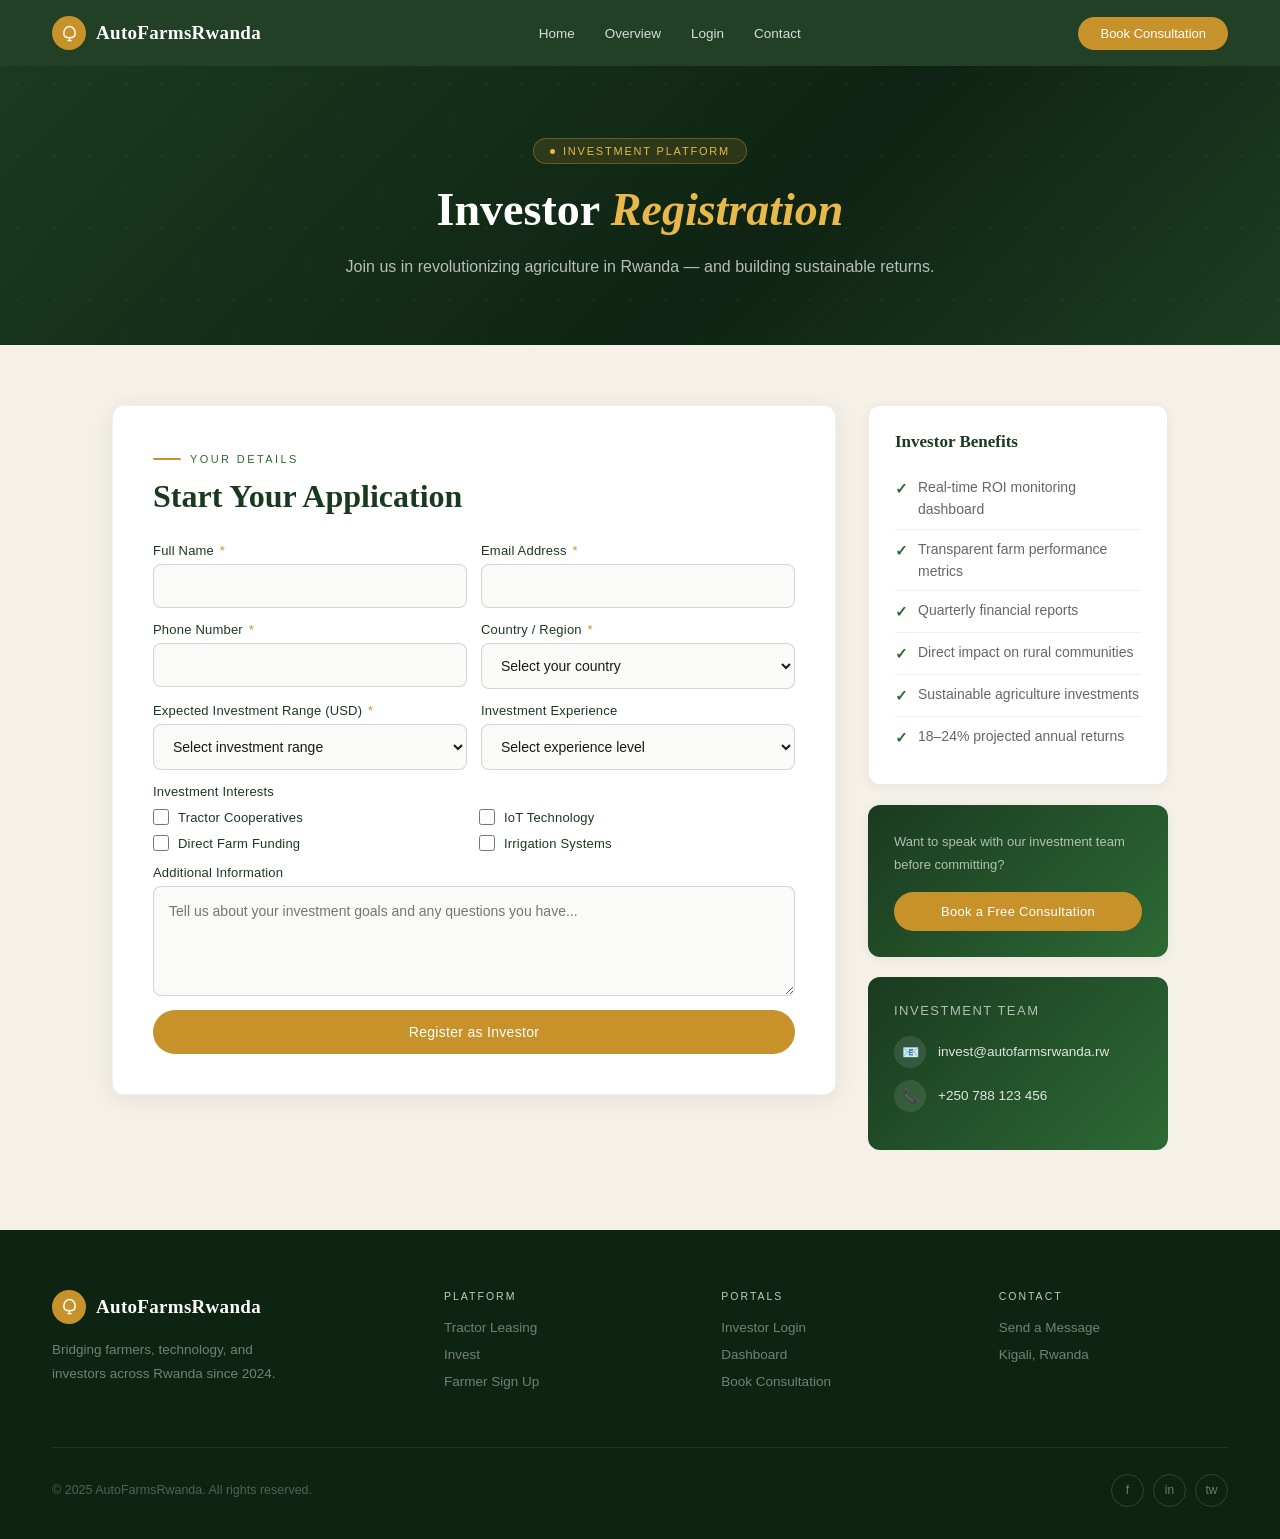
<file: investor-registration.html>
<!DOCTYPE html>
<html lang="en">
<head>
  <meta charset="UTF-8">
  <meta name="viewport" content="width=device-width, initial-scale=1.0">
  <title>Investor Registration | AutoFarmsRwanda</title>
  <link rel="stylesheet" href="afr-theme.css">
</head>
<body>
  <nav class="afr-nav">
    <a href="index.html" class="afr-nav-logo">
      <div class="afr-nav-logo-icon"><svg viewBox="0 0 24 24" fill="none" stroke="#fff" stroke-width="2"><path d="M12 2C6 2 4 8 4 12c0 4 2 6 8 6s8-2 8-6c0-4-2-10-8-10z"/><path d="M12 18v4M9 22h6"/></svg></div>
      <span class="afr-nav-logo-text">AutoFarmsRwanda</span>
    </a>
    <ul class="afr-nav-links">
      <li><a href="index.html#home">Home</a></li>
      <li><a href="investor-overview.html">Overview</a></li>
      <li><a href="investor-login.html">Login</a></li>
      <li><a href="index.html#contact">Contact</a></li>
    </ul>
    <a href="consultation-schedule.html" class="afr-nav-cta">Book Consultation</a>
  </nav>

  <div class="page-banner">
    <div class="page-banner-tag"><div class="page-banner-dot"></div><span>Investment Platform</span></div>
    <h1>Investor <em>Registration</em></h1>
    <p>Join us in revolutionizing agriculture in Rwanda — and building sustainable returns.</p>
  </div>

  <main class="page-main" id="mainGrid">
    <div class="afr-card-white">
      <div class="afr-section-tag"><div class="afr-tag-line"></div><span>Your Details</span></div>
      <h2 class="afr-section-title" style="margin-bottom:28px">Start Your Application</h2>

      <form action="https://formspree.io/f/mwvaaqqj" method="POST" class="afr-form">
        <div class="afr-form-row">
          <div class="afr-form-group"><label>Full Name <span class="required">*</span></label><input type="text" name="name" required></div>
          <div class="afr-form-group"><label>Email Address <span class="required">*</span></label><input type="email" name="email" required></div>
        </div>
        <div class="afr-form-row">
          <div class="afr-form-group"><label>Phone Number <span class="required">*</span></label><input type="tel" name="phone" required></div>
          <div class="afr-form-group">
            <label>Country / Region <span class="required">*</span></label>
            <select name="country" required>
              <option value="">Select your country</option>
              <option>Rwanda</option><option>Kenya</option><option>Uganda</option>
              <option>Tanzania</option><option>Other</option>
            </select>
          </div>
        </div>
        <div class="afr-form-row">
          <div class="afr-form-group">
            <label>Expected Investment Range (USD) <span class="required">*</span></label>
            <select name="investment_amount" required>
              <option value="">Select investment range</option>
              <option>$5,000 – $10,000</option><option>$10,000 – $25,000</option>
              <option>$25,000 – $50,000</option><option>$50,000 – $100,000</option>
              <option>$100,000+</option>
            </select>
          </div>
          <div class="afr-form-group">
            <label>Investment Experience</label>
            <select name="experience">
              <option value="">Select experience level</option>
              <option>First Time Investor</option><option>Some Experience</option>
              <option>Experienced Investor</option><option>Professional / Institutional</option>
            </select>
          </div>
        </div>
        <div class="afr-form-group">
          <label>Investment Interests</label>
          <div class="afr-checkbox-grid">
            <label class="afr-checkbox"><input type="checkbox" name="interests[]" value="Tractor Cooperatives"> Tractor Cooperatives</label>
            <label class="afr-checkbox"><input type="checkbox" name="interests[]" value="IoT Technology"> IoT Technology</label>
            <label class="afr-checkbox"><input type="checkbox" name="interests[]" value="Direct Farm Funding"> Direct Farm Funding</label>
            <label class="afr-checkbox"><input type="checkbox" name="interests[]" value="Irrigation Systems"> Irrigation Systems</label>
          </div>
        </div>
        <div class="afr-form-group"><label>Additional Information</label><textarea name="message" placeholder="Tell us about your investment goals and any questions you have..."></textarea></div>
        <button type="submit" class="afr-btn afr-btn-primary">Register as Investor</button>
      </form>
    </div>

    <aside>
      <div class="afr-sidebar-card">
        <h4>Investor Benefits</h4>
        <ul class="afr-info-list">
          <li>Real-time ROI monitoring dashboard</li>
          <li>Transparent farm performance metrics</li>
          <li>Quarterly financial reports</li>
          <li>Direct impact on rural communities</li>
          <li>Sustainable agriculture investments</li>
          <li>18–24% projected annual returns</li>
        </ul>
      </div>
      <div class="afr-sidebar-card" style="background:linear-gradient(135deg,var(--green-dark),var(--green-mid));border:none">
        <p style="font-size:13px;color:rgba(255,255,255,0.65);line-height:1.7;margin-bottom:16px">Want to speak with our investment team before committing?</p>
        <a href="consultation-schedule.html" class="afr-btn" style="background:var(--gold);color:#fff;display:block;text-align:center;border-radius:50px;padding:12px 20px;font-size:13px;text-decoration:none">Book a Free Consultation</a>
      </div>
      <div class="afr-contact-card">
        <h4>Investment Team</h4>
        <div class="afr-contact-item"><div class="afr-contact-icon">📧</div>invest@autofarmsrwanda.rw</div>
        <div class="afr-contact-item"><div class="afr-contact-icon">📞</div>+250 788 123 456</div>
      </div>
    </aside>
  </main>

  <footer class="afr-footer">
    <div class="afr-footer-grid">
      <div class="afr-footer-brand"><div class="afr-nav-logo" style="margin-bottom:12px"><div class="afr-nav-logo-icon"><svg viewBox="0 0 24 24" fill="none" stroke="#fff" stroke-width="2"><path d="M12 2C6 2 4 8 4 12c0 4 2 6 8 6s8-2 8-6c0-4-2-10-8-10z"/><path d="M12 18v4M9 22h6"/></svg></div><span class="afr-nav-logo-text">AutoFarmsRwanda</span></div><p>Bridging farmers, technology, and investors across Rwanda since 2024.</p></div>
      <div class="afr-footer-col"><h4>Platform</h4><ul><li><a href="index.html#tractors">Tractor Leasing</a></li><li><a href="investor-overview.html">Invest</a></li><li><a href="farmer-registration.html">Farmer Sign Up</a></li></ul></div>
      <div class="afr-footer-col"><h4>Portals</h4><ul><li><a href="investor-login.html">Investor Login</a></li><li><a href="dashboard-auth.html">Dashboard</a></li><li><a href="consultation-schedule.html">Book Consultation</a></li></ul></div>
      <div class="afr-footer-col"><h4>Contact</h4><ul><li><a href="index.html#contact">Send a Message</a></li><li><a href="#">Kigali, Rwanda</a></li></ul></div>
    </div>
    <div class="afr-footer-bottom"><p>&copy; 2025 AutoFarmsRwanda. All rights reserved.</p><div class="afr-social-links"><a href="#" class="afr-social-link">f</a><a href="#" class="afr-social-link">in</a><a href="#" class="afr-social-link">tw</a></div></div>
  </footer>
  <script>
    function applyLayout(){const m=document.getElementById('mainGrid');if(m){m.style.display='grid';m.style.gap='32px';m.style.alignItems='start';m.style.gridTemplateColumns=window.innerWidth>=900?'1fr 300px':'1fr';}}
    applyLayout();window.addEventListener('resize',applyLayout);
  </script>
</body>
</html>
</file>
<file: afr-theme.css>
/* =============================================
   AFR SHARED THEME — All Sub-Pages
   GreenRoot palette · Playfair + DM Sans
   ============================================= */

*, *::before, *::after { margin: 0; padding: 0; box-sizing: border-box; }

:root {
  --green-dark:  #1a3a1f;
  --green-mid:   #2d6a35;
  --green-light: #4a9455;
  --gold:        #c8922a;
  --gold-light:  #e8b84b;
  --cream:       #f5f0e8;
  --text:        #1a1a16;
  --text-muted:  #666;
  --white:       #ffffff;
  --radius:      12px;
}

html { scroll-behavior: smooth; }
body {
  font-family: 'DM Sans', 'Segoe UI', sans-serif;
  background: var(--cream);
  color: var(--text);
  min-height: 100vh;
  display: flex;
  flex-direction: column;
}

/* ── FONTS ── */
@import url('https://fonts.googleapis.com/css2?family=Playfair+Display:ital,wght@0,600;0,700;1,600&family=DM+Sans:wght@300;400;500&display=swap');

/* ── NAVBAR ── */
.afr-nav {
  background: rgba(26,58,31,0.97);
  backdrop-filter: blur(10px);
  padding: 16px 52px;
  display: flex;
  align-items: center;
  justify-content: space-between;
  position: sticky;
  top: 0;
  z-index: 1000;
  transition: top 0.3s;
}
.afr-nav-logo {
  display: flex;
  align-items: center;
  gap: 10px;
  text-decoration: none;
}
.afr-nav-logo-icon {
  width: 34px; height: 34px;
  background: var(--gold);
  border-radius: 50%;
  display: flex; align-items: center; justify-content: center;
  flex-shrink: 0;
}
.afr-nav-logo-icon svg { width: 17px; height: 17px; }
.afr-nav-logo-text {
  font-family: 'Playfair Display', serif;
  font-size: 19px; font-weight: 700;
  color: #fff; letter-spacing: 0.3px;
}
.afr-nav-links {
  list-style: none;
  display: flex; gap: 30px;
}
.afr-nav-links a {
  color: rgba(255,255,255,0.82);
  text-decoration: none;
  font-size: 13.5px; font-weight: 400;
  transition: color 0.2s;
}
.afr-nav-links a:hover { color: var(--gold-light); }
.afr-nav-cta {
  background: var(--gold);
  color: #fff; border: none;
  padding: 9px 22px; border-radius: 30px;
  font-family: 'DM Sans', sans-serif;
  font-size: 13px; font-weight: 500;
  cursor: pointer; text-decoration: none;
  display: inline-block;
  transition: background 0.2s, transform 0.2s;
}
.afr-nav-cta:hover { background: var(--gold-light); transform: translateY(-1px); }

/* ── PAGE BANNER (replaces old hero-section / page-header) ── */
.page-banner {
  background: linear-gradient(135deg, var(--green-dark) 0%, #0f2414 60%, #1c3d22 100%);
  padding: 72px 52px 64px;
  text-align: center;
  position: relative;
  overflow: hidden;
}
.page-banner::before {
  content: '';
  position: absolute; inset: 0;
  opacity: 0.05;
  background-image: radial-gradient(circle, #fff 1px, transparent 1px);
  background-size: 36px 36px;
}
.page-banner-tag {
  display: inline-flex; align-items: center; gap: 8px;
  background: rgba(200,146,42,0.15);
  border: 1px solid rgba(200,146,42,0.4);
  padding: 6px 16px; border-radius: 30px;
  margin-bottom: 20px;
}
.page-banner-tag span {
  color: var(--gold-light);
  font-size: 11px; font-weight: 500;
  letter-spacing: 1.8px; text-transform: uppercase;
}
.page-banner-dot {
  width: 5px; height: 5px;
  border-radius: 50%; background: var(--gold-light);
}
.page-banner h1 {
  font-family: 'Playfair Display', serif;
  font-size: 46px; font-weight: 700;
  color: #fff; line-height: 1.15;
  margin-bottom: 16px; position: relative;
}
.page-banner h1 em { color: var(--gold-light); font-style: italic; }
.page-banner p {
  font-size: 16px; color: rgba(255,255,255,0.7);
  font-weight: 300; max-width: 600px;
  margin: 0 auto; line-height: 1.75;
  position: relative;
}

/* ── MAIN CONTENT WRAPPER ── */
.page-main {
  flex: 1;
  padding: 60px 52px;
  max-width: 1160px;
  margin: 0 auto;
  width: 100%;
}
.page-main.wide { max-width: 1280px; }
.page-main.narrow { max-width: 600px; }
.page-main.centered { display: flex; align-items: center; justify-content: center; }

/* ── CARDS ── */
.afr-card-white {
  background: #fff;
  border-radius: var(--radius);
  box-shadow: 0 4px 24px rgba(26,58,31,0.08);
  border: 1px solid rgba(26,58,31,0.07);
  padding: 40px;
}

/* ── SECTION HEADINGS ── */
.afr-section-tag {
  display: inline-flex; align-items: center; gap: 9px;
  margin-bottom: 12px;
}
.afr-section-tag span {
  font-size: 11px; font-weight: 500;
  letter-spacing: 2.4px; text-transform: uppercase;
  color: var(--green-mid);
}
.afr-tag-line {
  width: 28px; height: 2px;
  background: var(--gold); border-radius: 2px;
}
.afr-section-title {
  font-family: 'Playfair Display', serif;
  font-size: 32px; font-weight: 700;
  color: var(--green-dark); margin-bottom: 10px;
  line-height: 1.2;
}
.afr-section-title em { color: var(--green-mid); font-style: italic; }

/* ── FORMS ── */
.afr-form { display: flex; flex-direction: column; gap: 14px; }
.afr-form-row { display: grid; grid-template-columns: 1fr 1fr; gap: 14px; }
.afr-form-group { display: flex; flex-direction: column; gap: 6px; }
.afr-form-group.span2 { grid-column: span 2; }
.afr-form-group label {
  font-size: 13px; font-weight: 500;
  color: var(--green-dark); letter-spacing: 0.2px;
}
.afr-form-group .required { color: var(--gold); margin-left: 2px; }
.afr-form-group input,
.afr-form-group select,
.afr-form-group textarea {
  padding: 13px 15px;
  border-radius: 8px;
  border: 1.5px solid rgba(26,58,31,0.18);
  background: #fafaf8;
  font-size: 14px;
  font-family: 'DM Sans', sans-serif;
  color: var(--text);
  transition: border-color 0.2s, box-shadow 0.2s, background 0.2s;
}
.afr-form-group input:focus,
.afr-form-group select:focus,
.afr-form-group textarea:focus {
  outline: none;
  border-color: var(--green-mid);
  background: #fff;
  box-shadow: 0 0 0 4px rgba(45,106,53,0.09);
}
.afr-form-group textarea { resize: vertical; min-height: 110px; line-height: 1.6; }
.afr-form-group select { cursor: pointer; }

/* ── CHECKBOXES ── */
.afr-checkbox-grid {
  display: grid;
  grid-template-columns: 1fr 1fr;
  gap: 10px; margin-top: 4px;
}
.afr-checkbox {
  display: flex; align-items: center; gap: 9px;
  font-size: 13.5px; color: var(--text-muted); cursor: pointer;
}
.afr-checkbox input[type="checkbox"] {
  width: 16px; height: 16px;
  accent-color: var(--green-mid);
  cursor: pointer; flex-shrink: 0;
  padding: 0; border: none; background: none;
}

/* ── BUTTONS ── */
.afr-btn {
  padding: 14px 28px;
  border-radius: 50px;
  font-family: 'DM Sans', sans-serif;
  font-size: 14px; font-weight: 500;
  cursor: pointer; border: none;
  text-decoration: none; display: inline-block;
  text-align: center; letter-spacing: 0.3px;
  transition: background 0.2s, transform 0.2s, box-shadow 0.2s;
}
.afr-btn-primary {
  background: var(--gold); color: #fff; width: 100%;
}
.afr-btn-primary:hover {
  background: var(--gold-light); transform: translateY(-2px);
  box-shadow: 0 8px 24px rgba(200,146,42,0.3);
}
.afr-btn-outline {
  background: transparent;
  color: var(--green-dark);
  border: 1.5px solid rgba(26,58,31,0.25);
}
.afr-btn-outline:hover {
  border-color: var(--green-mid);
  background: rgba(45,106,53,0.05);
}
.afr-btn-dark {
  background: var(--green-dark); color: #fff;
}
.afr-btn-dark:hover {
  background: var(--green-mid); transform: translateY(-2px);
}

/* ── PROFILE / FOUNDER BOX ── */
.afr-profile-box {
  display: flex; align-items: center; gap: 14px;
  background: linear-gradient(135deg, var(--green-dark), var(--green-mid));
  border-radius: var(--radius);
  padding: 18px 22px; margin-top: 6px;
}
.afr-profile-box img {
  width: 56px; height: 56px;
  border-radius: 50%; object-fit: cover;
  border: 2px solid var(--gold-light); flex-shrink: 0;
}
.afr-profile-box .profile-initials {
  width: 56px; height: 56px; border-radius: 50%;
  background: rgba(255,255,255,0.15);
  border: 2px solid var(--gold-light);
  display: flex; align-items: center; justify-content: center;
  font-family: 'Playfair Display', serif;
  font-size: 18px; font-weight: 700; color: #fff;
  flex-shrink: 0;
}
.afr-profile-box .profile-info strong {
  display: block; font-size: 14px;
  font-weight: 600; color: #fff; margin-bottom: 3px;
}
.afr-profile-box .profile-info span {
  font-size: 12px; color: var(--gold-light);
}
.afr-profile-box .profile-info small {
  display: block; font-size: 11.5px;
  color: rgba(255,255,255,0.55); margin-top: 2px;
}

/* ── INFO LIST (checkmarks) ── */
.afr-info-list { list-style: none; padding: 0; }
.afr-info-list li {
  display: flex; align-items: flex-start; gap: 10px;
  padding: 8px 0;
  border-bottom: 1px solid rgba(26,58,31,0.07);
  font-size: 14px; color: var(--text-muted); line-height: 1.6;
}
.afr-info-list li:last-child { border-bottom: none; }
.afr-info-list li::before {
  content: '✓';
  color: var(--green-mid);
  font-weight: 700; font-size: 15px;
  flex-shrink: 0; margin-top: 1px;
}

/* ── TIME SLOTS ── */
.afr-time-grid {
  display: grid;
  grid-template-columns: repeat(3, 1fr);
  gap: 10px; margin-top: 6px;
}
.afr-time-slot {
  padding: 12px 8px;
  border: 1.5px solid rgba(26,58,31,0.18);
  border-radius: 8px;
  text-align: center; cursor: pointer;
  font-size: 13px; font-weight: 500;
  background: #fafaf8;
  transition: all 0.2s;
}
.afr-time-slot:hover {
  border-color: var(--green-mid);
  background: rgba(45,106,53,0.06);
}
.afr-time-slot.selected,
.afr-time-slot input:checked ~ span {
  background: var(--green-dark);
  color: #fff; border-color: var(--green-dark);
}
.afr-time-slot input[type="radio"] { display: none; }

/* ── SIDEBAR CARD ── */
.afr-sidebar-card {
  background: #fff;
  border-radius: var(--radius);
  padding: 26px;
  border: 1px solid rgba(26,58,31,0.09);
  box-shadow: 0 2px 12px rgba(26,58,31,0.06);
  margin-bottom: 20px;
}
.afr-sidebar-card h4 {
  font-family: 'Playfair Display', serif;
  font-size: 17px; font-weight: 600;
  color: var(--green-dark); margin-bottom: 16px;
}
.afr-contact-card {
  background: linear-gradient(135deg, var(--green-dark), var(--green-mid));
  border-radius: var(--radius); padding: 26px;
  margin-bottom: 20px;
}
.afr-contact-card h4 {
  font-size: 13px; font-weight: 500;
  letter-spacing: 1.5px; text-transform: uppercase;
  color: rgba(255,255,255,0.65); margin-bottom: 18px;
}
.afr-contact-item {
  display: flex; align-items: center; gap: 12px;
  margin-bottom: 12px; color: rgba(255,255,255,0.85);
  font-size: 13.5px;
}
.afr-contact-icon {
  width: 32px; height: 32px; border-radius: 50%;
  background: rgba(255,255,255,0.1);
  display: flex; align-items: center; justify-content: center;
  font-size: 14px; flex-shrink: 0;
}

/* ── INVESTMENT / OPPORTUNITY CARDS ── */
.afr-opp-grid {
  display: grid;
  grid-template-columns: repeat(3, 1fr);
  gap: 22px;
}
.afr-opp-card {
  background: #fff;
  border-radius: var(--radius);
  padding: 30px;
  border: 1.5px solid rgba(26,58,31,0.08);
  transition: transform 0.3s, box-shadow 0.3s, border-color 0.3s;
  cursor: pointer;
}
.afr-opp-card:hover {
  transform: translateY(-6px);
  box-shadow: 0 20px 40px rgba(26,58,31,0.12);
  border-color: rgba(200,146,42,0.3);
}
.afr-opp-icon {
  width: 54px; height: 54px;
  border-radius: 14px;
  background: rgba(45,106,53,0.08);
  display: flex; align-items: center; justify-content: center;
  font-size: 26px; margin-bottom: 18px;
}
.afr-opp-card h3 {
  font-family: 'Playfair Display', serif;
  font-size: 19px; font-weight: 600;
  color: var(--green-dark); margin-bottom: 10px;
}
.afr-opp-card p {
  font-size: 13.5px; line-height: 1.75;
  color: var(--text-muted); margin-bottom: 16px;
}
.afr-roi-badge {
  display: inline-block;
  background: var(--gold);
  color: #fff; font-size: 11px; font-weight: 600;
  padding: 5px 14px; border-radius: 20px;
  letter-spacing: 0.3px;
}
.afr-min-invest {
  font-size: 12px; color: #999;
  margin-top: 12px; padding-top: 12px;
  border-top: 1px solid rgba(26,58,31,0.07);
}

/* ── TEAM CARD ── */
.afr-team-grid {
  display: grid; grid-template-columns: repeat(3, 1fr); gap: 22px;
}
.afr-team-card {
  background: #fff; text-align: center;
  border-radius: var(--radius); padding: 32px 24px;
  border: 1px solid rgba(26,58,31,0.08);
  transition: transform 0.3s, box-shadow 0.3s;
}
.afr-team-card:hover { transform: translateY(-4px); box-shadow: 0 12px 30px rgba(26,58,31,0.1); }
.afr-team-avatar {
  width: 90px; height: 90px;
  border-radius: 50%; margin: 0 auto 16px;
  background: linear-gradient(135deg, var(--green-dark), var(--green-mid));
  display: flex; align-items: center; justify-content: center;
  font-family: 'Playfair Display', serif;
  font-size: 26px; font-weight: 700; color: #fff;
}
.afr-team-card h4 {
  font-family: 'Playfair Display', serif;
  font-size: 18px; color: var(--green-dark); margin-bottom: 4px;
}
.afr-team-role {
  font-size: 12px; color: var(--gold);
  font-weight: 500; letter-spacing: 0.5px;
  text-transform: uppercase; margin-bottom: 12px;
}
.afr-team-bio {
  font-size: 13px; color: var(--text-muted); line-height: 1.7;
}

/* ── TESTIMONIAL ── */
.afr-testi-grid { display: grid; grid-template-columns: 1fr 1fr; gap: 22px; }
.afr-testi-card {
  background: rgba(255,255,255,0.05);
  border: 1px solid rgba(255,255,255,0.1);
  border-radius: var(--radius); padding: 32px;
  position: relative;
}
.afr-testi-quote {
  font-family: 'Playfair Display', serif;
  font-size: 72px; color: var(--gold-light);
  opacity: 0.2; position: absolute;
  top: 12px; left: 22px; line-height: 1;
}
.afr-testi-text {
  font-size: 14.5px; line-height: 1.8;
  color: rgba(255,255,255,0.75);
  font-style: italic; margin-bottom: 22px; position: relative;
}
.afr-testi-author { display: flex; align-items: center; gap: 12px; }
.afr-testi-avatar {
  width: 42px; height: 42px; border-radius: 50%;
  background: var(--green-mid);
  display: flex; align-items: center; justify-content: center;
  font-family: 'Playfair Display', serif;
  font-size: 14px; font-weight: 700; color: #fff;
}
.afr-testi-author h5 { font-size: 13px; font-weight: 600; color: #fff; margin-bottom: 2px; }
.afr-testi-author p { font-size: 12px; color: rgba(255,255,255,0.5); }

/* ── PROCESS TIMELINE ── */
.afr-process-steps { max-width: 820px; margin: 40px auto 0; }
.afr-process-step {
  display: flex; gap: 22px; margin-bottom: 32px; align-items: flex-start;
}
.afr-step-circle {
  width: 52px; height: 52px; border-radius: 50%;
  background: var(--green-dark);
  display: flex; align-items: center; justify-content: center;
  font-family: 'Playfair Display', serif;
  font-size: 18px; font-weight: 700; color: var(--gold-light);
  flex-shrink: 0;
}
.afr-step-body h4 {
  font-family: 'Playfair Display', serif;
  font-size: 18px; font-weight: 600;
  color: var(--green-dark); margin-bottom: 6px;
}
.afr-step-body p {
  font-size: 14px; color: var(--text-muted); line-height: 1.75;
}

/* ── TRUST BADGES ── */
.afr-trust-grid {
  display: grid; grid-template-columns: repeat(5, 1fr);
  gap: 16px; max-width: 900px; margin: 0 auto;
}
.afr-trust-badge {
  background: #fff; border-radius: var(--radius);
  padding: 20px 14px; text-align: center;
  border: 1px solid rgba(26,58,31,0.09);
}
.afr-trust-icon { font-size: 26px; margin-bottom: 8px; }
.afr-trust-label {
  font-size: 10.5px; font-weight: 600;
  text-transform: uppercase; letter-spacing: 0.8px;
  color: var(--text-muted);
}

/* ── CTA BAND ── */
.afr-cta-band {
  background: linear-gradient(135deg, var(--green-dark) 0%, #0f2414 100%);
  padding: 72px 52px; text-align: center;
}
.afr-cta-band h2 {
  font-family: 'Playfair Display', serif;
  font-size: 38px; font-weight: 700;
  color: #fff; margin-bottom: 14px;
}
.afr-cta-band h2 em { color: var(--gold-light); font-style: italic; }
.afr-cta-band p {
  font-size: 16px; color: rgba(255,255,255,0.65);
  font-weight: 300; max-width: 520px;
  margin: 0 auto 36px; line-height: 1.75;
}
.afr-cta-btns { display: flex; gap: 14px; justify-content: center; flex-wrap: wrap; }
.afr-btn-cta-primary {
  background: var(--gold); color: #fff;
  padding: 15px 34px; border-radius: 50px;
  font-size: 14px; font-weight: 500;
  text-decoration: none; display: inline-block;
  transition: background 0.2s, transform 0.2s;
}
.afr-btn-cta-primary:hover { background: var(--gold-light); transform: translateY(-2px); }
.afr-btn-cta-outline {
  color: var(--gold-light);
  padding: 15px 34px; border-radius: 50px;
  font-size: 14px; font-weight: 400;
  text-decoration: none; display: inline-block;
  border: 1.5px solid rgba(200,146,42,0.45);
  transition: background 0.2s, border-color 0.2s;
}
.afr-btn-cta-outline:hover { background: rgba(200,146,42,0.1); border-color: var(--gold-light); }

/* ── ALERT BOXES ── */
.afr-alert {
  padding: 13px 18px; border-radius: 8px;
  font-size: 13.5px; margin-bottom: 16px; display: none;
}
.afr-alert.show { display: block; }
.afr-alert-error { background: #fff0f0; color: #c0392b; border: 1px solid #f5c6c6; }
.afr-alert-success { background: #f0faf3; color: #1e7e34; border: 1px solid #c3e6cb; }

/* ── SECURITY NOTICE ── */
.afr-security {
  background: rgba(26,58,31,0.06);
  border: 1px solid rgba(26,58,31,0.1);
  border-radius: 8px; padding: 12px 16px;
  font-size: 12px; color: var(--text-muted);
  text-align: center; margin-top: 14px;
}

/* ── SECTION BG VARIANTS ── */
.bg-dark { background: var(--green-dark); }
.bg-cream { background: var(--cream); }
.bg-white { background: var(--white); }
.section-pad { padding: 80px 52px; }

/* ── FOOTER ── */
.afr-footer {
  background: #0e2413;
  padding: 60px 52px 32px;
  color: rgba(255,255,255,0.6);
  margin-top: auto;
}
.afr-footer-grid {
  display: grid;
  grid-template-columns: 1.5fr 1fr 1fr 1fr;
  gap: 48px; margin-bottom: 48px;
}
.afr-footer-brand p {
  font-size: 13.5px; line-height: 1.8;
  color: rgba(255,255,255,0.42);
  font-weight: 300; max-width: 240px; margin-top: 14px;
}
.afr-footer-col h4 {
  font-size: 10.5px; font-weight: 500;
  letter-spacing: 2px; text-transform: uppercase;
  color: rgba(255,255,255,0.75); margin-bottom: 16px;
}
.afr-footer-col ul { list-style: none; }
.afr-footer-col li { margin-bottom: 9px; }
.afr-footer-col a {
  color: rgba(255,255,255,0.42); text-decoration: none;
  font-size: 13.5px; transition: color 0.2s;
}
.afr-footer-col a:hover { color: var(--gold-light); }
.afr-footer-bottom {
  border-top: 1px solid rgba(255,255,255,0.08);
  padding-top: 26px;
  display: flex; justify-content: space-between; align-items: center;
}
.afr-footer-bottom p { font-size: 12.5px; color: rgba(255,255,255,0.28); }
.afr-social-links { display: flex; gap: 9px; }
.afr-social-link {
  width: 33px; height: 33px; border-radius: 50%;
  border: 1px solid rgba(255,255,255,0.14);
  display: flex; align-items: center; justify-content: center;
  color: rgba(255,255,255,0.4); font-size: 12px;
  text-decoration: none; transition: border-color 0.2s, color 0.2s;
}
.afr-social-link:hover { border-color: var(--gold); color: var(--gold); }

/* ── RESPONSIVE ── */
@media (max-width: 1024px) {
  .afr-nav { padding: 14px 28px; }
  .page-main { padding: 48px 28px; }
  .afr-opp-grid, .afr-team-grid { grid-template-columns: 1fr 1fr; }
  .afr-footer-grid { grid-template-columns: 1fr 1fr; gap: 32px; }
  .afr-footer { padding: 52px 28px 28px; }
  .afr-trust-grid { grid-template-columns: repeat(3,1fr); }
}
@media (max-width: 768px) {
  .afr-nav { flex-wrap: wrap; gap: 12px; padding: 12px 18px; }
  .afr-nav-links { gap: 16px; flex-wrap: wrap; }
  .page-banner { padding: 52px 24px 44px; }
  .page-banner h1 { font-size: 32px; }
  .page-main { padding: 36px 18px; }
  .afr-form-row { grid-template-columns: 1fr; }
  .afr-form-group.span2 { grid-column: span 1; }
  .afr-opp-grid, .afr-team-grid, .afr-testi-grid { grid-template-columns: 1fr; }
  .afr-trust-grid { grid-template-columns: 1fr 1fr; }
  .afr-time-grid { grid-template-columns: 1fr 1fr; }
  .afr-checkbox-grid { grid-template-columns: 1fr; }
  .afr-cta-band { padding: 56px 24px; }
  .afr-cta-band h2 { font-size: 28px; }
  .afr-footer { padding: 44px 18px 24px; }
  .afr-footer-grid { grid-template-columns: 1fr 1fr; gap: 24px; }
  .afr-footer-bottom { flex-direction: column; gap: 12px; text-align: center; }
}
@media (max-width: 480px) {
  .afr-trust-grid { grid-template-columns: 1fr; }
  .afr-footer-grid { grid-template-columns: 1fr; }
  .page-banner h1 { font-size: 26px; }
  .afr-time-grid { grid-template-columns: 1fr; }
}
</file>
